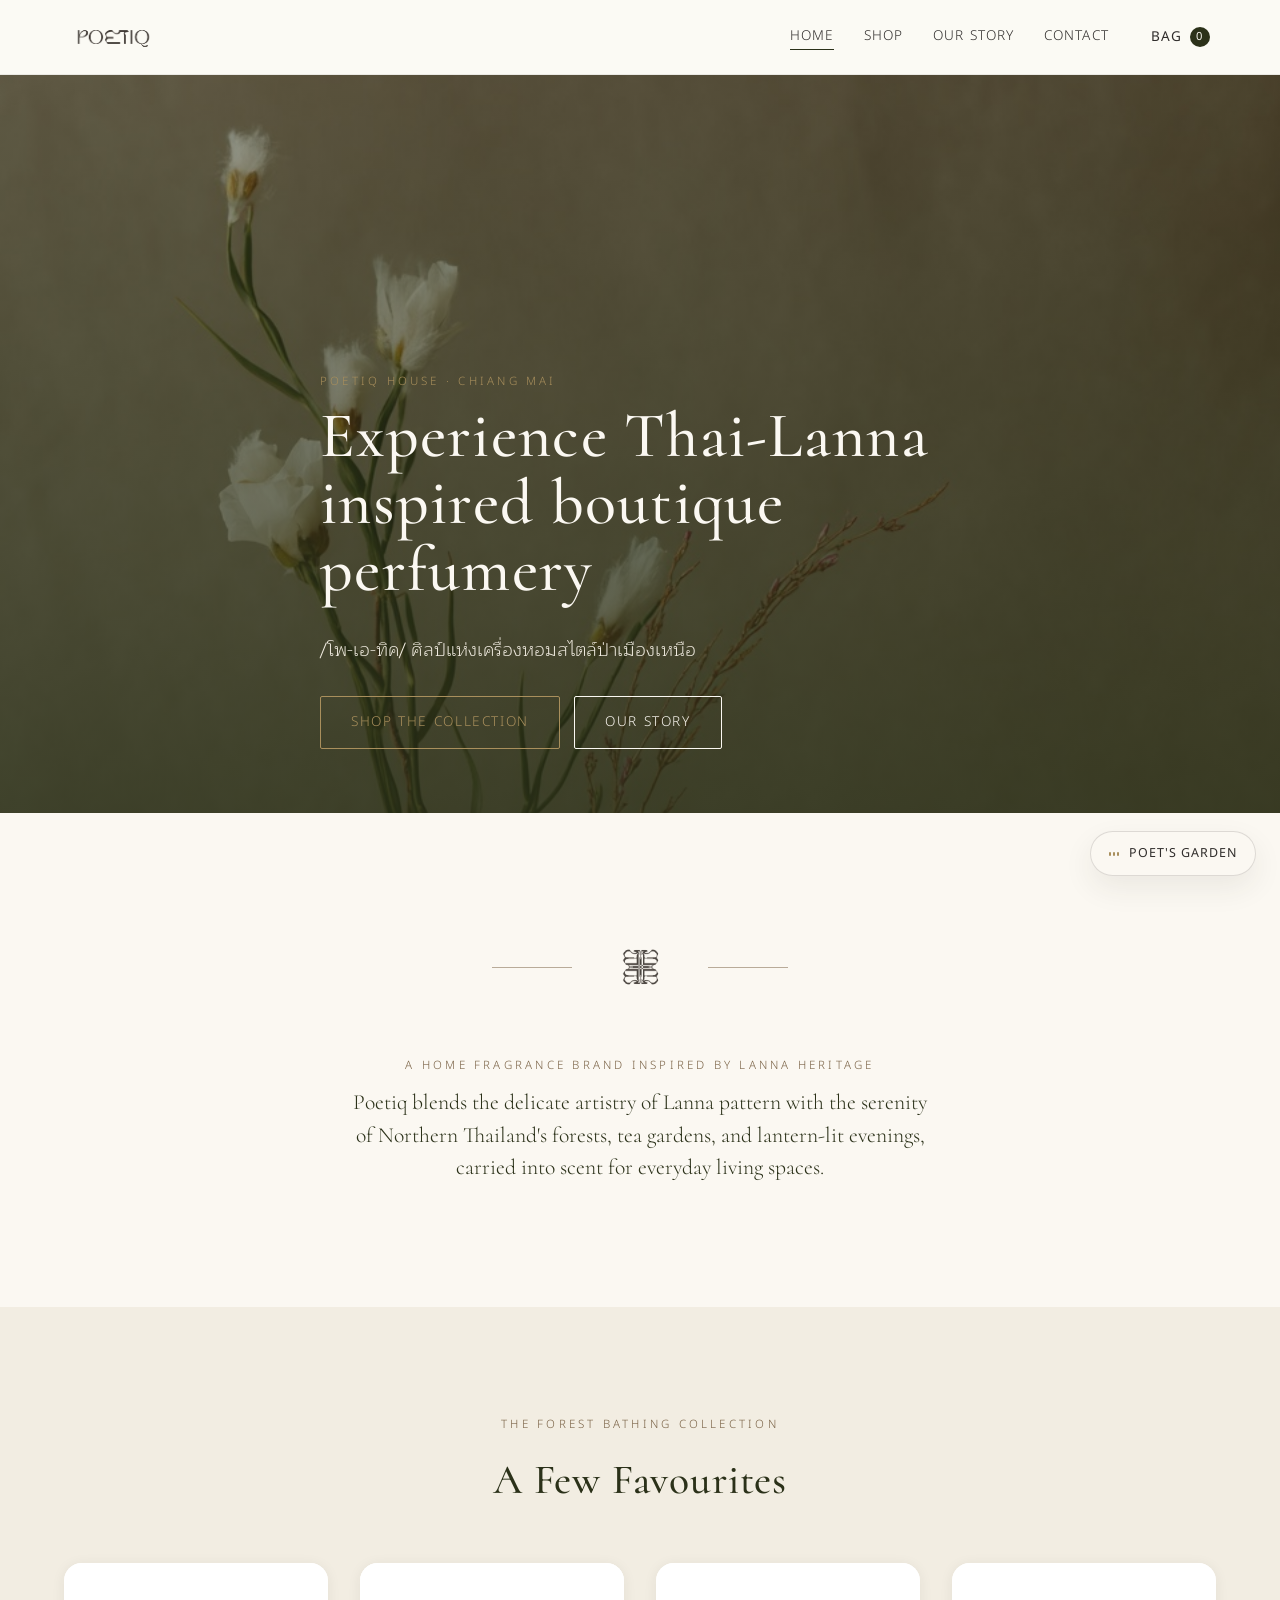
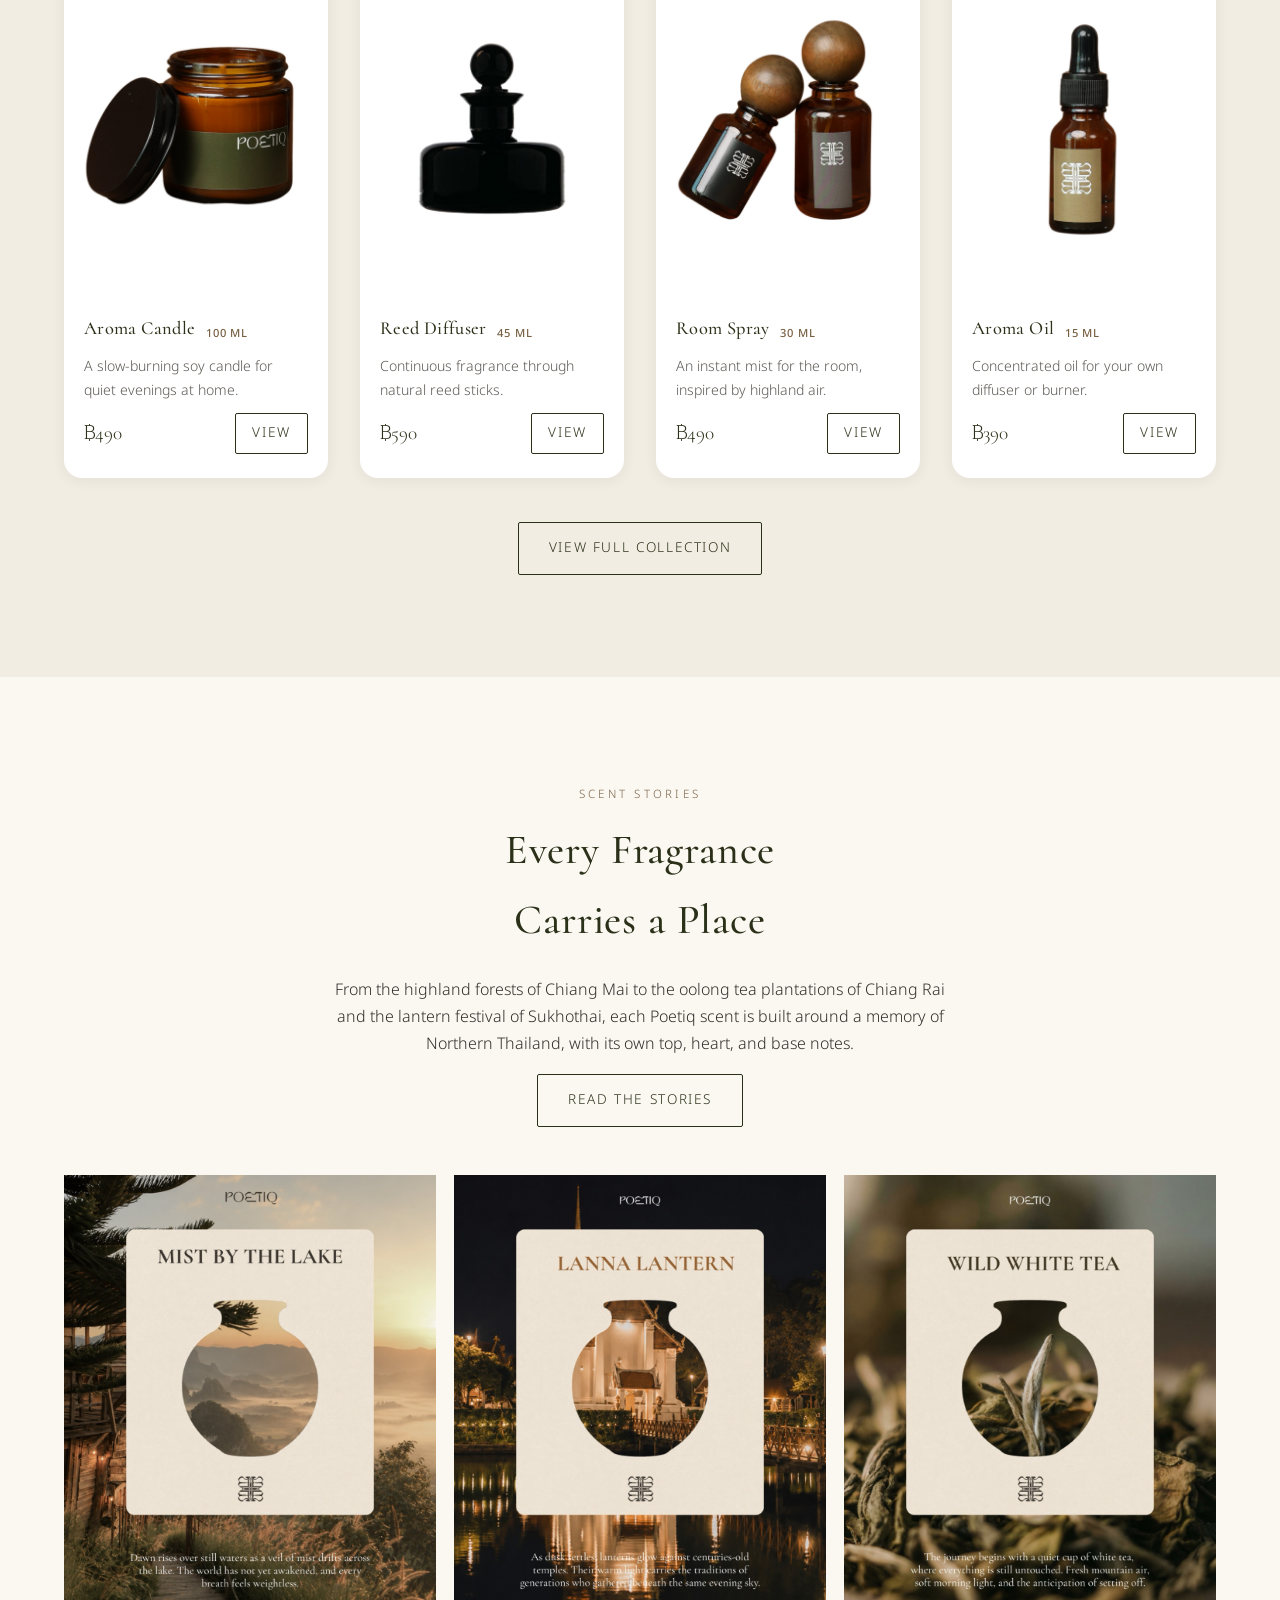
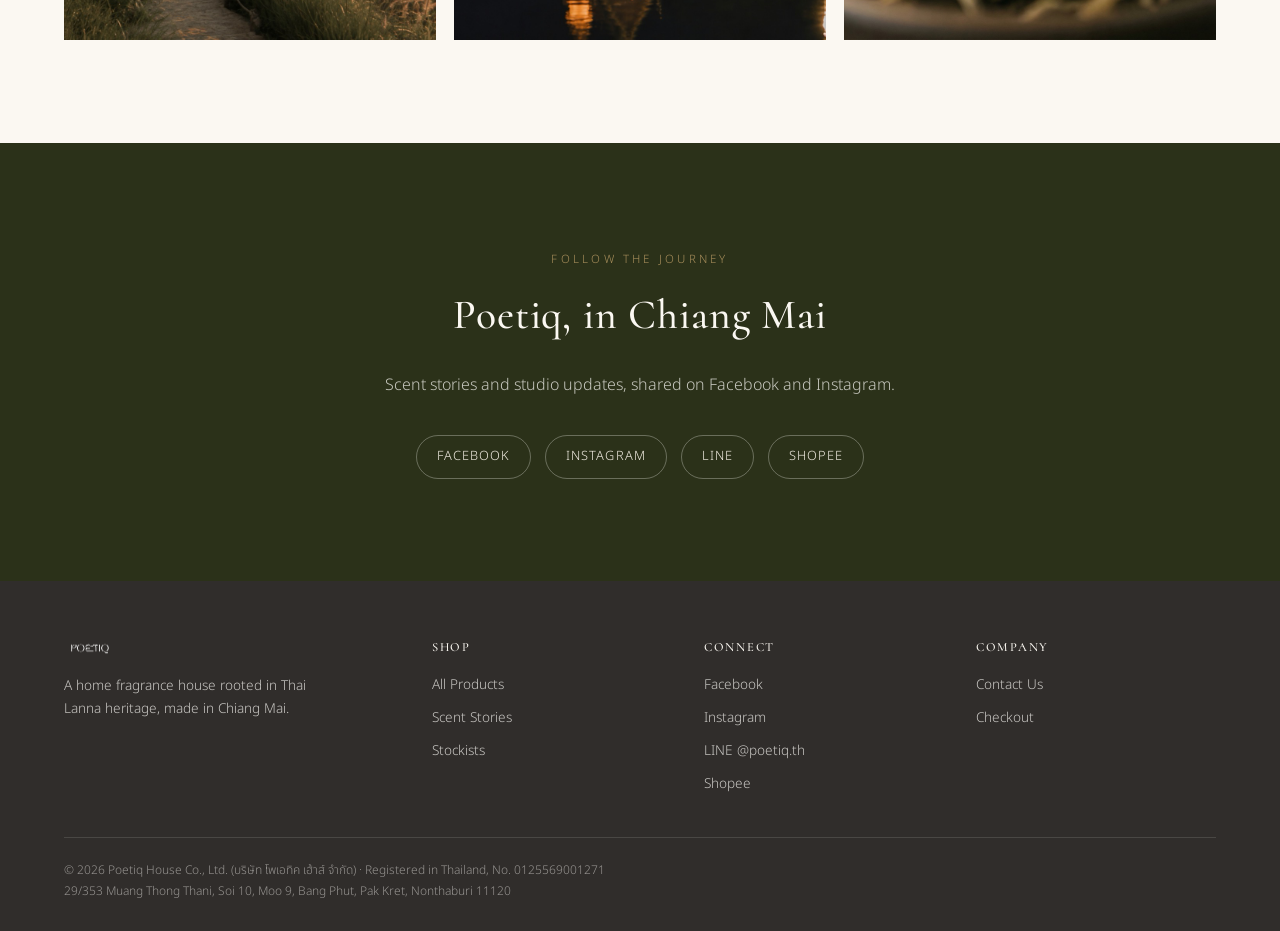
<file: index.html>
<!DOCTYPE html>
<html lang="en">
<head>
<meta charset="UTF-8">
<meta name="viewport" content="width=device-width, initial-scale=1.0">
<title>Poetiq — Thai-Lanna Home Fragrance</title>
<meta name="description" content="Poetiq is a Chiang Mai-rooted home fragrance house inspired by Thai Lanna heritage — candles, diffusers and room sprays from the Forest Bathing Collection.">
<link rel="icon" href="/assets/brand/symbol-dark.png">
<link rel="preconnect" href="https://fonts.googleapis.com">
<link href="https://fonts.googleapis.com/css2?family=Cormorant:ital,wght@0,400;0,500;0,600;1,400&family=Maitree:wght@400;500;600&family=Fraunces:ital,wght@0,400;0,500;0,600;1,400&family=Noto+Serif+Thai:wght@400;500;600&family=Playfair+Display:ital,wght@0,400;0,500;0,600;1,400&family=Noto+Sans+Thai:wght@300;400;500;600&display=swap" rel="stylesheet">
<link rel="stylesheet" href="/css/style.css">
<script src="/js/design.js"></script>
</head>
<body>

<header class="site-header">
  <div class="site-header__inner">
    <a class="site-logo" href="/"><img src="/assets/brand/logo-light.png" alt="Poetiq"></a>
    <nav class="site-nav">
      <button class="nav-toggle" aria-label="Toggle menu"><span></span><span></span><span></span></button>
      <ul class="site-nav__links">
        <li><a href="/" class="is-active" data-c="shared.navHome">Home</a></li>
        <li><a href="/shop.html" data-c="shared.navShop">Shop</a></li>
        <li><a href="/about.html" data-c="shared.navStory">Our Story</a></li>
        <li><a href="/contact.html" data-c="shared.navContact">Contact</a></li>
      </ul>
      <button class="cart-toggle" data-cart-open aria-label="Open bag"><span data-c="shared.navBag">Bag</span> <span class="cart-count">0</span></button>
    </nav>
  </div>
</header>

<section class="hero">
  <div class="container hero__content">
    <span class="eyebrow" data-c="home.heroEyebrow">Poetiq House · Chiang Mai</span>
    <h1 data-c="home.heroTitle">Experience Thai-Lanna inspired boutique perfumery</h1>
    <p class="hero__tagline-th thai" data-c="home.heroTaglineTh">/โพ-เอ-ทิค/ ศิลป์แห่งเครื่องหอมสไตล์ป่าเมืองเหนือ</p>
    <div class="hero__cta">
      <a href="/shop.html" class="btn btn--gold" data-c="home.heroCtaShop">Shop the Collection</a>
      <a href="/about.html" class="btn btn--on-dark" data-c="home.heroCtaStory">Our Story</a>
    </div>
  </div>
</section>

<section class="section">
  <div class="container center-copy">
    <div class="motif-divider"><img class="symbol" src="/assets/brand/symbol-light.png" alt=""></div>
    <span class="eyebrow" data-c="home.introEyebrow">A Home Fragrance Brand Inspired by Lanna Heritage</span>
    <p style="font-family:var(--font-heading); font-size:1.35rem; color:var(--moss-dark); line-height:1.5;" data-c="home.introText">
      Poetiq blends the delicate artistry of Lanna pattern with the serenity of Northern Thailand's
      forests, tea gardens, and lantern-lit evenings, carried into scent for everyday living spaces.
    </p>
  </div>
</section>

<section class="section section--frost100">
  <div class="container">
    <div class="center-copy" style="margin-bottom:48px;">
      <span class="eyebrow" data-c="home.featuredEyebrow">The Forest Bathing Collection</span>
      <h2 data-c="home.featuredTitle">A Few Favourites</h2>
    </div>
    <div class="grid grid--4" data-home-featured>
      <!-- populated below via inline script from the shared product list -->
    </div>
    <div style="text-align:center; margin-top:44px;">
      <a href="/shop.html" class="btn btn--ghost" data-c="home.featuredCta">View Full Collection</a>
    </div>
  </div>
</section>

<section class="section">
  <div class="container">
    <div class="center-copy" style="margin-bottom:48px;">
      <span class="eyebrow" data-c="home.storiesEyebrow">Scent Stories</span>
      <h2 data-c="home.storiesTitle">Every Fragrance<br>Carries a Place</h2>
      <p data-c="home.storiesText">From the highland forests of Chiang Mai to the oolong tea plantations of Chiang Rai and the
        lantern festival of Sukhothai, each Poetiq scent is built around a memory of Northern Thailand,
        with its own top, heart, and base notes.</p>
      <a href="/about.html" class="btn btn--ghost" data-c="home.storiesCta">Read the Stories</a>
    </div>
    <div class="teaser-grid">
        <a href="/about.html"><img src="/assets/scents/mist-by-the-lake.jpg" alt="Mist by the Lake" data-media="home-teaser-1"></a>
        <a href="/about.html"><img src="/assets/scents/lanna-lantern.jpg" alt="Lanna Lantern" data-media="home-teaser-2"></a>
        <a href="/about.html"><img src="/assets/scents/wild-white-tea.jpg" alt="Wild White Tea" data-media="home-teaser-3"></a>
      </div>
  </div>
</section>

<section class="section section--moss">
  <div class="container center-copy">
    <span class="eyebrow" data-c="home.followEyebrow">Follow the Journey</span>
    <h2 data-c="home.followTitle">Poetiq, in Chiang Mai</h2>
    <p style="color:rgba(251,250,245,0.75); margin-bottom:36px;" data-c="home.followText">Scent stories and studio updates, shared on Facebook and Instagram.</p>
    <div class="social-strip">
      <a class="social-pill" href="https://www.facebook.com/p/Poetiq-61572169323522/" target="_blank" rel="noopener">Facebook</a>
      <a class="social-pill" href="https://instagram.com/poetiq.th" target="_blank" rel="noopener">Instagram</a>
      <a class="social-pill" href="https://lin.ee/kGxLo5Z" target="_blank" rel="noopener">LINE</a>
      <a class="social-pill" href="https://shopee.co.th/poetiq.th" target="_blank" rel="noopener">Shopee</a>
    </div>
  </div>
</section>

<footer class="site-footer">
  <div class="container">
    <div class="footer-grid">
      <div>
        <img src="/assets/brand/logo-dark.png" alt="Poetiq" style="height:22px; margin-bottom:16px;">
        <p style="max-width:260px;" data-c="shared.footerTagline">A home fragrance house rooted in Thai Lanna heritage, made in Chiang Mai.</p>
      </div>
      <div>
        <h4 data-c="shared.footerShopHeading">Shop</h4>
        <ul>
          <li><a href="/shop.html" data-c="shared.footerShopLink1">All Products</a></li>
          <li><a href="/about.html" data-c="shared.footerShopLink2">Scent Stories</a></li>
          <li><a href="/contact.html" data-c="shared.footerShopLink3">Stockists</a></li>
        </ul>
      </div>
      <div>
        <h4 data-c="shared.footerConnectHeading">Connect</h4>
        <ul>
          <li><a href="https://www.facebook.com/p/Poetiq-61572169323522/" target="_blank" rel="noopener">Facebook</a></li>
          <li><a href="https://instagram.com/poetiq.th" target="_blank" rel="noopener">Instagram</a></li>
          <li><a href="https://lin.ee/kGxLo5Z" target="_blank" rel="noopener">LINE @poetiq.th</a></li>
          <li><a href="https://shopee.co.th/poetiq.th" target="_blank" rel="noopener">Shopee</a></li>
        </ul>
      </div>
      <div>
        <h4 data-c="shared.footerCompanyHeading">Company</h4>
        <ul>
          <li><a href="/contact.html" data-c="shared.footerCompanyLink1">Contact Us</a></li>
          <li><a href="/checkout.html" data-c="shared.footerCompanyLink2">Checkout</a></li>
        </ul>
      </div>
    </div>
    <div class="footer-legal">
      <span data-c="shared.footerLegalLine1">&copy; <span data-year>2026</span> Poetiq House Co., Ltd. (บริษัท โพเอทิค เฮ้าส์ จำกัด) &middot; Registered in Thailand, No. 0125569001271</span><br>
      <span data-c="shared.footerLegalLine2">29/353 Muang Thong Thani, Soi 10, Moo 9, Bang Phut, Pak Kret, Nonthaburi 11120</span>
    </div>
  </div>
</footer>

<div class="cart-overlay"></div>
<aside class="cart-drawer">
  <div class="cart-drawer__header">
    <h3 style="margin:0;" data-c="shared.cartTitle">Your Bag</h3>
    <button class="cart-drawer__close" data-cart-close aria-label="Close bag">&times;</button>
  </div>
  <div class="cart-drawer__items"></div>
  <div class="cart-drawer__footer">
    <div class="cart-subtotal-row"><span>Subtotal</span><strong data-cart-subtotal>&#3647;0</strong></div>
    <p class="field-note" data-c="shared.cartShippingNote">Shipping and payment confirmed at checkout.</p>
    <a href="/checkout.html" class="btn btn--block" data-cart-checkout style="margin-top:10px;" data-c="shared.cartCheckoutBtn">Checkout</a>
  </div>
</aside>

<button class="sound-toggle" id="sound-toggle" aria-label="Play Poet's Garden, an original soundscape by Poetiq">
  <span class="sound-toggle__icon"><span></span><span></span><span></span></span>
  <span data-c="shared.soundToggleLabel">Poet's Garden</span>
</button>
<div class="sound-panel" id="sound-panel">
  <span class="sound-panel__label" data-c="shared.soundPanelEyebrow">Original Soundscape</span>
  <h4 class="sound-panel__title" data-c="shared.soundPanelTitle">Poet's Garden</h4>
  <div id="sound-embed-slot"></div>
</div>

<script src="/js/content.js"></script>
<script src="/js/products.js"></script>
<script src="/js/media.js"></script>
<script src="/js/cart.js"></script>
<script src="/js/main.js"></script>
<script src="/js/editor.js"></script>
<script>
  document.addEventListener("poetiq:ready", () => {
    const wrap = document.querySelector("[data-home-featured]");
    const featured = ["aroma-candle", "reed-diffuser", "room-spray", "aroma-oil"];
    wrap.innerHTML = featured.map((id) => {
      const p = POETIQ_PRODUCTS.find((x) => x.id === id);
      return `
        <article class="product-card">
          ${
            p.photo
              ? `<div class="product-card__media has-photo${p.photoStyle === "lifestyle" ? " is-lifestyle" : ""}">
                  ${p.photoStyle !== "scene" ? "" : `<div class="product-card__media-bg" style="background-image:url('${p.photo}')"></div>`}
                <img src="${p.photo}" alt="${p.name}, ${p.size}" style="object-position:${p.photoPosition || "center center"};${p.photoZoom && p.photoZoom !== 1 ? " transform:scale(" + p.photoZoom + ");" : ""}">
                </div>`
              : `<div class="product-card__media" style="background:var(--${p.tone})">
                  <div>
                    <img class="symbol" src="/assets/brand/symbol-dark.png" alt="">
                    <p class="product-card__media-label">${p.name}</p>
                    <p class="product-card__size">${p.size}</p>
                  </div>
                </div>`
          }
          <div class="product-card__body">
            <h3 class="product-card__name"><span class="product-card__name-text">${p.name}</span> <span class="product-card__size product-card__size--inline">${p.size}</span></h3>
            <p class="product-card__desc">${p.desc}</p>
            <div class="field-row" style="justify-content:space-between;align-items:center;">
              <span class="product-card__price">${poetiqFormatBaht(p.price)}</span>
              <a href="/shop.html" class="btn btn--ghost" style="padding:8px 16px;">View</a>
            </div>
          </div>
        </article>
      `;
    }).join("");
  });
</script>
</body>
</html>
</file>
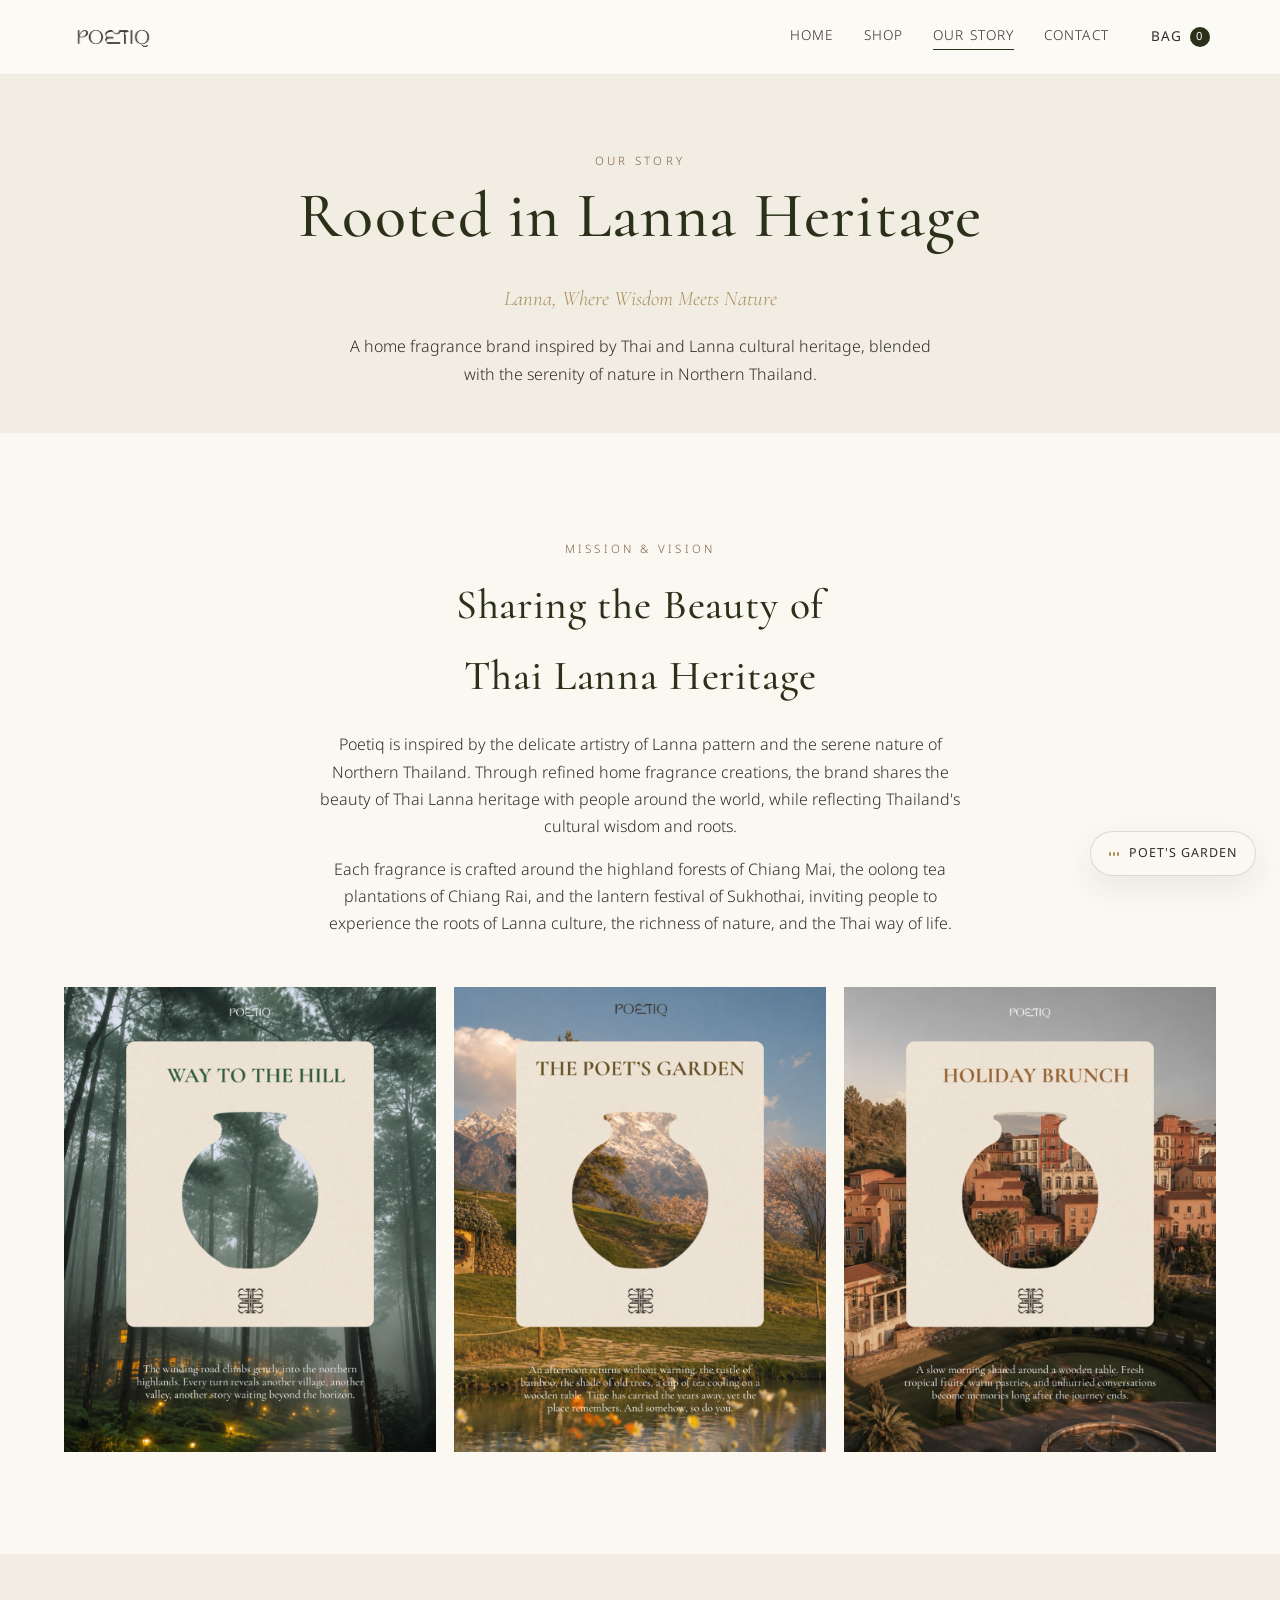
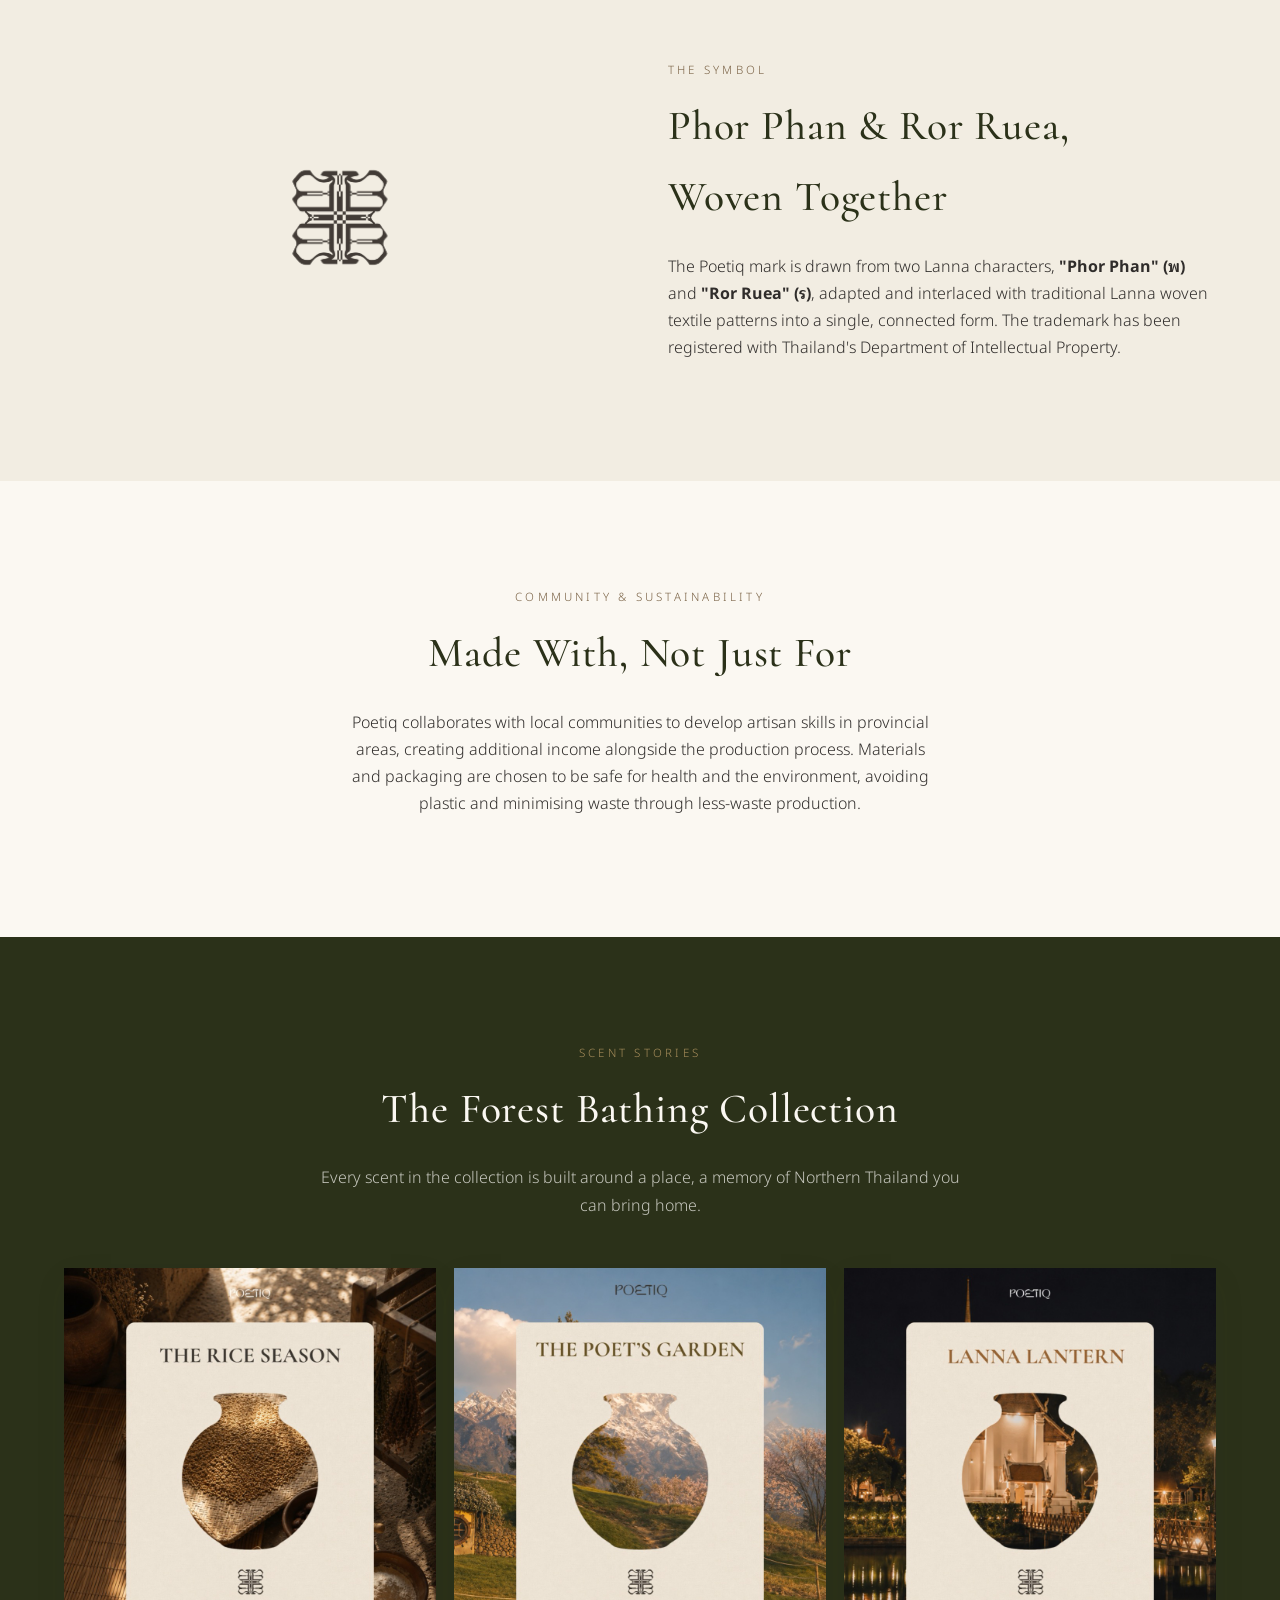
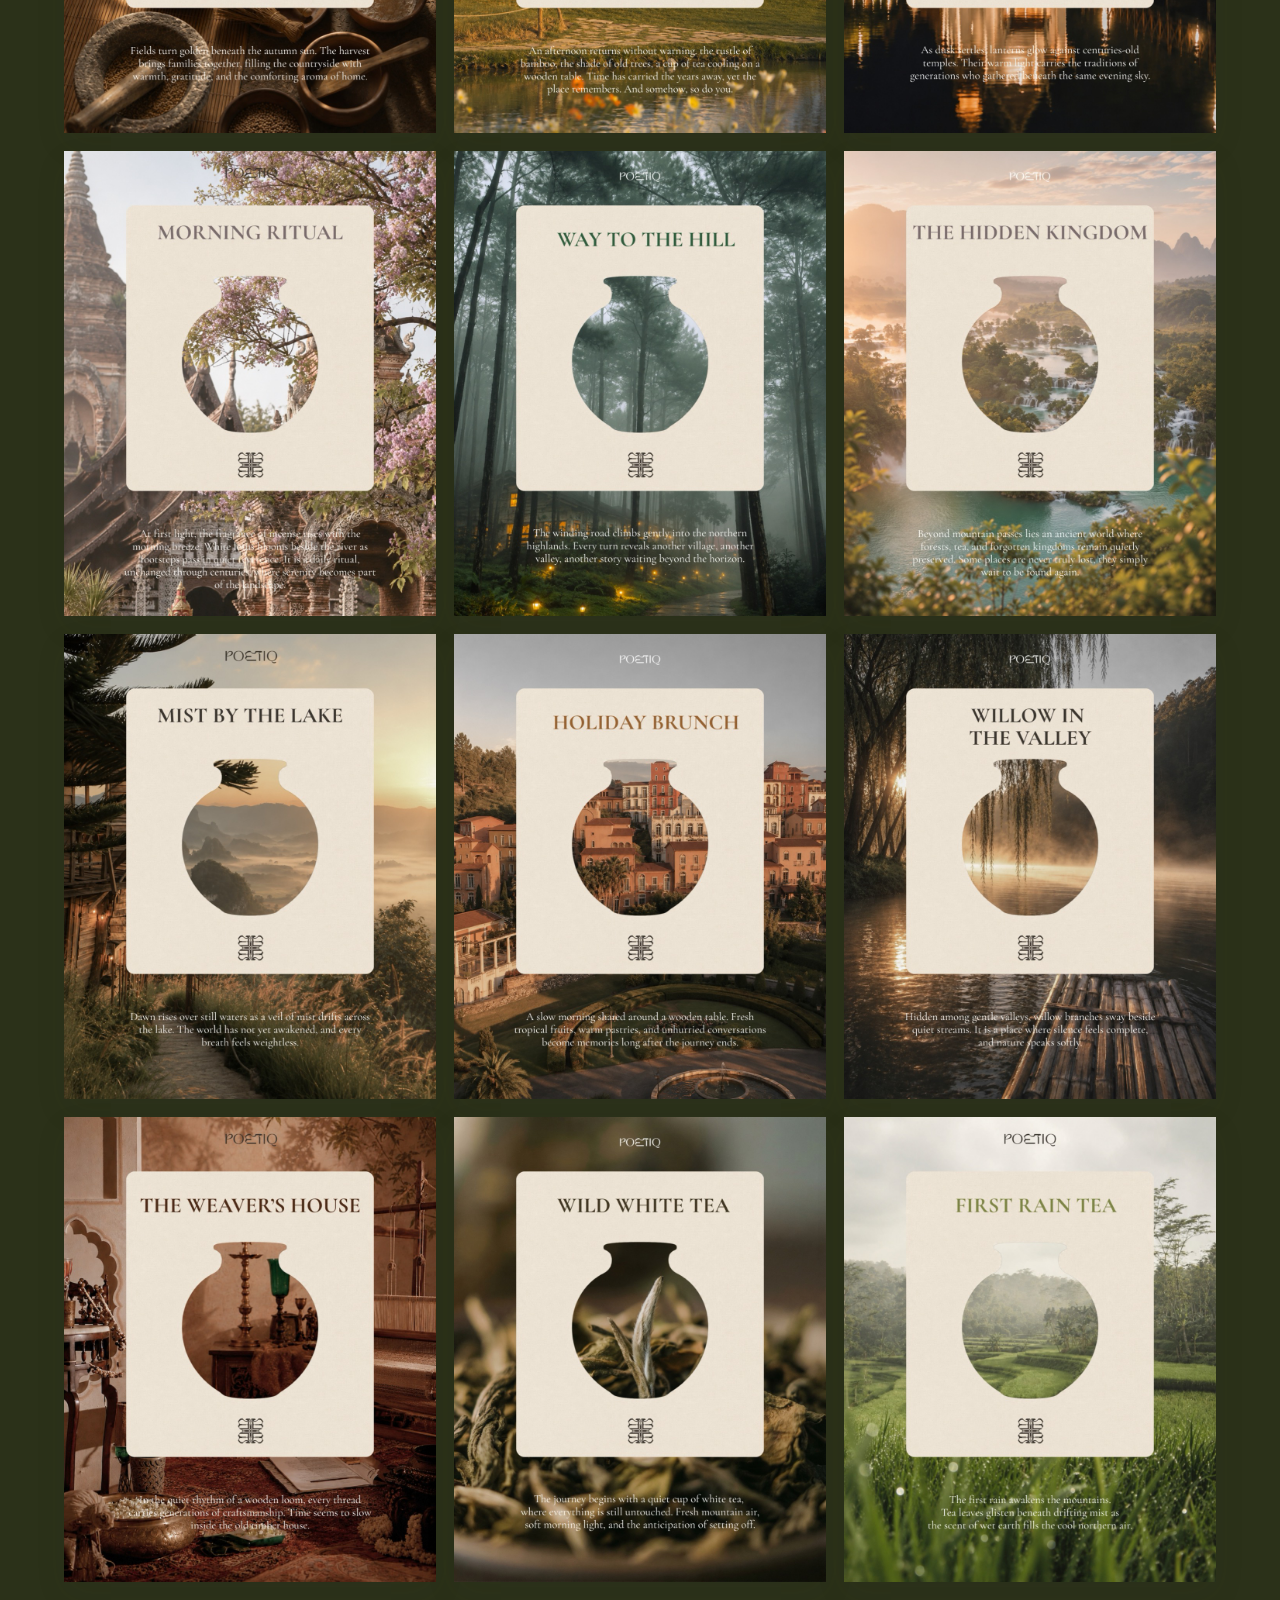
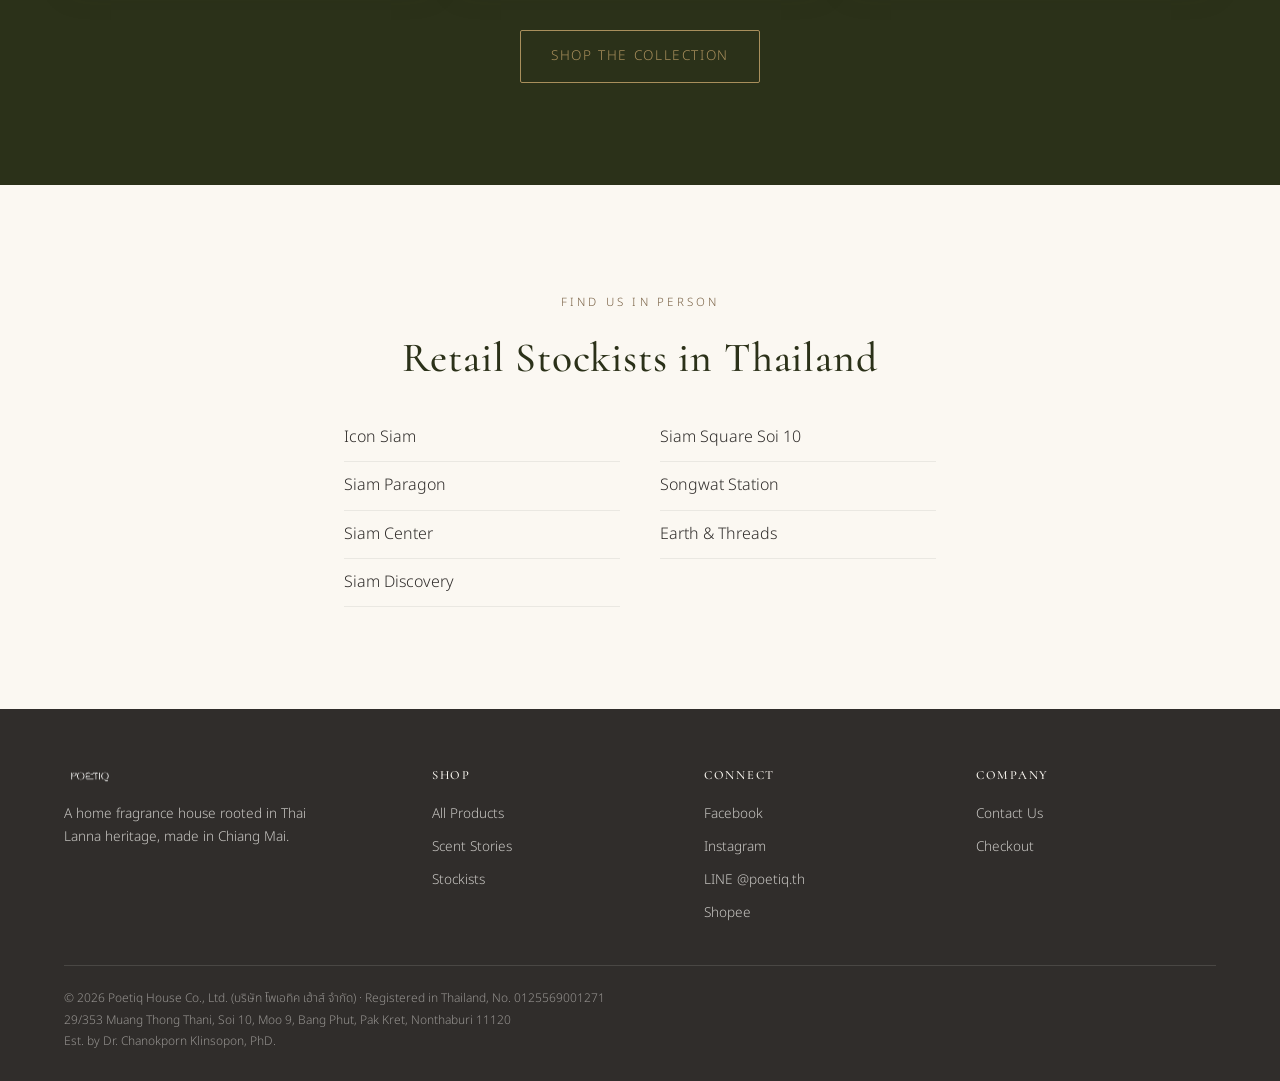
<file: about.html>
<!DOCTYPE html>
<html lang="en">
<head>
<meta charset="UTF-8">
<meta name="viewport" content="width=device-width, initial-scale=1.0">
<title>Our Story — Poetiq</title>
<meta name="description" content="Poetiq is a home fragrance brand inspired by Thai Lanna cultural heritage, founded by Dr. Chanokporn Klinsopon in Chiang Mai.">
<link rel="icon" href="/assets/brand/symbol-dark.png">
<link rel="preconnect" href="https://fonts.googleapis.com">
<link href="https://fonts.googleapis.com/css2?family=Cormorant:ital,wght@0,400;0,500;0,600;1,400&family=Maitree:wght@400;500;600&family=Fraunces:ital,wght@0,400;0,500;0,600;1,400&family=Noto+Serif+Thai:wght@400;500;600&family=Playfair+Display:ital,wght@0,400;0,500;0,600;1,400&family=Noto+Sans+Thai:wght@300;400;500;600&display=swap" rel="stylesheet">
<link rel="stylesheet" href="/css/style.css">
<script src="/js/design.js"></script>
</head>
<body>

<header class="site-header">
  <div class="site-header__inner">
    <a class="site-logo" href="/"><img src="/assets/brand/logo-light.png" alt="Poetiq"></a>
    <nav class="site-nav">
      <button class="nav-toggle" aria-label="Toggle menu"><span></span><span></span><span></span></button>
      <ul class="site-nav__links">
        <li><a href="/" data-c="shared.navHome">Home</a></li>
        <li><a href="/shop.html" data-c="shared.navShop">Shop</a></li>
        <li><a href="/about.html" class="is-active" data-c="shared.navStory">Our Story</a></li>
        <li><a href="/contact.html" data-c="shared.navContact">Contact</a></li>
      </ul>
      <button class="cart-toggle" data-cart-open aria-label="Open bag"><span data-c="shared.navBag">Bag</span> <span class="cart-count">0</span></button>
    </nav>
  </div>
</header>

<section class="page-header">
  <div class="container">
    <span class="eyebrow" data-c="about.headerEyebrow">Our Story</span>
    <h1 data-c="about.headerTitle">Rooted in Lanna Heritage</h1>
    <p style="font-family:var(--font-heading); font-style:italic; font-size:1.3rem; color:var(--gold); margin:0 0 18px;" data-c="about.headerTagline">Lanna, Where Wisdom Meets Nature</p>
    <p style="max-width:600px; margin:0 auto;" data-c="about.headerText">A home fragrance brand inspired by Thai and Lanna
      cultural heritage, blended with the serenity of nature in Northern Thailand.</p>
  </div>
</section>

<section class="section">
  <div class="container">
    <div class="center-copy" style="margin-bottom:48px;">
        <span class="eyebrow" data-c="about.missionEyebrow">Mission &amp; Vision</span>
        <h2 data-c="about.missionTitle">Sharing the Beauty of<br>Thai Lanna Heritage</h2>
        <p data-c="about.missionText1">Poetiq is inspired by the delicate artistry of Lanna pattern and the serene nature of
          Northern Thailand. Through refined home fragrance creations, the brand shares the beauty of
          Thai Lanna heritage with people around the world, while reflecting Thailand's cultural
          wisdom and roots.</p>
        <p data-c="about.missionText2">Each fragrance is crafted around the highland forests of Chiang Mai, the oolong tea
          plantations of Chiang Rai, and the lantern festival of Sukhothai, inviting people to
          experience the roots of Lanna culture, the richness of nature, and the Thai way of life.</p>
    </div>
    <div class="teaser-grid">
        <div class="media-frame" data-media="about-teaser-1"><img src="/assets/scents/way-to-the-hill.jpg" alt="Way to the Hill" loading="lazy"></div>
        <div class="media-frame" data-media="about-teaser-2"><img src="/assets/scents/poets-garden.jpg" alt="The Poet's Garden" loading="lazy"></div>
        <div class="media-frame" data-media="about-teaser-3"><img src="/assets/scents/holiday-brunch.jpg" alt="Holiday Brunch" loading="lazy"></div>
      </div>
  </div>
</section>

<section class="section section--frost100">
  <div class="container">
    <div class="grid grid--2" style="align-items:center; gap:56px;">
      <div style="text-align:center;">
        <img src="/assets/brand/symbol-light.png" alt="Poetiq symbol" class="symbol-large">
      </div>
      <div>
        <span class="eyebrow" data-c="about.symbolEyebrow">The Symbol</span>
        <h2 data-c="about.symbolTitle">Phor Phan &amp; Ror Ruea,<br>Woven Together</h2>
        <p data-c="about.symbolText">The Poetiq mark is drawn from two Lanna characters, <strong>"Phor Phan" (พ)</strong> and
          <strong>"Ror Ruea" (ร)</strong>, adapted and interlaced with traditional Lanna woven textile
          patterns into a single, connected form. The trademark has been registered with Thailand's
          Department of Intellectual Property.</p>
      </div>
    </div>
  </div>
</section>

<section class="section">
  <div class="container center-copy">
    <span class="eyebrow" data-c="about.communityEyebrow">Community &amp; Sustainability</span>
    <h2 data-c="about.communityTitle">Made With, Not Just For</h2>
    <p data-c="about.communityText">Poetiq collaborates with local communities to develop artisan skills in provincial areas,
      creating additional income alongside the production process. Materials and packaging are
      chosen to be safe for health and the environment, avoiding plastic and minimising waste
      through less-waste production.</p>
  </div>
</section>

<section class="section section--moss">
  <div class="container">
    <div class="center-copy" style="margin-bottom:48px;">
      <span class="eyebrow" data-c="about.galleryEyebrow">Scent Stories</span>
      <h2 data-c="about.galleryTitle">The Forest Bathing Collection</h2>
      <p style="color:rgba(251,250,245,0.75);" data-c="about.galleryText">Every scent in the collection is built around a place —
        a memory of Northern Thailand you can bring home.</p>
    </div>
    <div class="scent-gallery">
      <div class="media-frame" data-media="about-gallery-1"><img src="/assets/scents/rice-season.jpg" alt="The Rice Season — ฤดูแห่งการเก็บเกี่ยว" loading="lazy"></div>
      <div class="media-frame" data-media="about-gallery-2"><img src="/assets/scents/poets-garden.jpg" alt="The Poet's Garden — บทกวีในยามบ่าย" loading="lazy"></div>
      <div class="media-frame" data-media="about-gallery-3"><img src="/assets/scents/lanna-lantern.jpg" alt="Lanna Lantern — แสงโคมแห่งลานนา" loading="lazy"></div>
      <div class="media-frame" data-media="about-gallery-4"><img src="/assets/scents/morning-ritual.jpg" alt="Morning Ritual — วิถีแห่งรุ่งอรุณ" loading="lazy"></div>
      <div class="media-frame" data-media="about-gallery-5"><img src="/assets/scents/way-to-the-hill.jpg" alt="Way to the Hill — ทางสายเล็กสู่ยอดดอย" loading="lazy"></div>
      <div class="media-frame" data-media="about-gallery-6"><img src="/assets/scents/hidden-kingdom.jpg" alt="The Hidden Kingdom — อาณาจักรหลังขุนเขา" loading="lazy"></div>
      <div class="media-frame" data-media="about-gallery-7"><img src="/assets/scents/mist-by-the-lake.jpg" alt="Mist by the Lake — สายหมอกเหนือผืนน้ำ" loading="lazy"></div>
      <div class="media-frame" data-media="about-gallery-8"><img src="/assets/scents/holiday-brunch.jpg" alt="Holiday Brunch — มื้อสายกลางขุนเขา" loading="lazy"></div>
      <div class="media-frame" data-media="about-gallery-9"><img src="/assets/scents/willow-in-the-valley.jpg" alt="Willow in the Valley — ต้นหลิวกลางหุบเขา" loading="lazy"></div>
      <div class="media-frame" data-media="about-gallery-10"><img src="/assets/scents/weavers-house.jpg" alt="The Weaver's House — เฮือนไม้ของช่างทอ" loading="lazy"></div>
      <div class="media-frame" data-media="about-gallery-11"><img src="/assets/scents/wild-white-tea.jpg" alt="Wild White Tea — ไร่ชาดอกไม้ป่า" loading="lazy"></div>
      <div class="media-frame" data-media="about-gallery-12"><img src="/assets/scents/first-rain-tea.jpg" alt="First Rain Tea — ชาหลังวันฝนแรก" loading="lazy"></div>
    </div>
    <div style="text-align:center; margin-top:48px;">
      <a href="/shop.html" class="btn btn--gold" data-c="about.galleryCta">Shop the Collection</a>
    </div>
  </div>
</section>

<section class="section">
  <div class="container center-copy" style="margin-bottom:12px;">
    <span class="eyebrow" data-c="about.stockistsEyebrow">Find Us In Person</span>
    <h2 data-c="about.stockistsTitle">Retail Stockists in Thailand</h2>
  </div>
  <div class="container" style="max-width:640px;">
    <ul class="stockist-list">
      <li>Icon Siam</li>
      <li>Siam Paragon</li>
      <li>Siam Center</li>
      <li>Siam Discovery</li>
      <li>Siam Square Soi 10</li>
      <li>Songwat Station</li>
      <li>Earth &amp; Threads</li>
    </ul>
  </div>
</section>

<footer class="site-footer">
  <div class="container">
    <div class="footer-grid">
      <div>
        <img src="/assets/brand/logo-dark.png" alt="Poetiq" style="height:22px; margin-bottom:16px;">
        <p style="max-width:260px;" data-c="shared.footerTagline">A home fragrance house rooted in Thai Lanna heritage, made in Chiang Mai.</p>
      </div>
      <div>
        <h4 data-c="shared.footerShopHeading">Shop</h4>
        <ul>
          <li><a href="/shop.html" data-c="shared.footerShopLink1">All Products</a></li>
          <li><a href="/about.html" data-c="shared.footerShopLink2">Scent Stories</a></li>
          <li><a href="/contact.html" data-c="shared.footerShopLink3">Stockists</a></li>
        </ul>
      </div>
      <div>
        <h4 data-c="shared.footerConnectHeading">Connect</h4>
        <ul>
          <li><a href="https://www.facebook.com/p/Poetiq-61572169323522/" target="_blank" rel="noopener">Facebook</a></li>
          <li><a href="https://instagram.com/poetiq.th" target="_blank" rel="noopener">Instagram</a></li>
          <li><a href="https://lin.ee/kGxLo5Z" target="_blank" rel="noopener">LINE @poetiq.th</a></li>
          <li><a href="https://shopee.co.th/poetiq.th" target="_blank" rel="noopener">Shopee</a></li>
        </ul>
      </div>
      <div>
        <h4 data-c="shared.footerCompanyHeading">Company</h4>
        <ul>
          <li><a href="/contact.html" data-c="shared.footerCompanyLink1">Contact Us</a></li>
          <li><a href="/checkout.html" data-c="shared.footerCompanyLink2">Checkout</a></li>
        </ul>
      </div>
    </div>
    <div class="footer-legal">
      <span data-c="shared.footerLegalLine1">&copy; <span data-year>2026</span> Poetiq House Co., Ltd. (บริษัท โพเอทิค เฮ้าส์ จำกัด) &middot; Registered in Thailand, No. 0125569001271</span><br>
      <span data-c="shared.footerLegalLine2">29/353 Muang Thong Thani, Soi 10, Moo 9, Bang Phut, Pak Kret, Nonthaburi 11120</span><br>
      <span data-c="shared.footerFounderLine">Est. by Dr. Chanokporn Klinsopon, PhD.</span>
    </div>
  </div>
</footer>

<div class="cart-overlay"></div>
<aside class="cart-drawer">
  <div class="cart-drawer__header">
    <h3 style="margin:0;" data-c="shared.cartTitle">Your Bag</h3>
    <button class="cart-drawer__close" data-cart-close aria-label="Close bag">&times;</button>
  </div>
  <div class="cart-drawer__items"></div>
  <div class="cart-drawer__footer">
    <div class="cart-subtotal-row"><span>Subtotal</span><strong data-cart-subtotal>&#3647;0</strong></div>
    <p class="field-note" data-c="shared.cartShippingNote">Shipping and payment confirmed at checkout.</p>
    <a href="/checkout.html" class="btn btn--block" data-cart-checkout style="margin-top:10px;" data-c="shared.cartCheckoutBtn">Checkout</a>
  </div>
</aside>

<button class="sound-toggle" id="sound-toggle" aria-label="Play Poet's Garden, an original soundscape by Poetiq">
  <span class="sound-toggle__icon"><span></span><span></span><span></span></span>
  <span data-c="shared.soundToggleLabel">Poet's Garden</span>
</button>
<div class="sound-panel" id="sound-panel">
  <span class="sound-panel__label" data-c="shared.soundPanelEyebrow">Original Soundscape</span>
  <h4 class="sound-panel__title" data-c="shared.soundPanelTitle">Poet's Garden</h4>
  <div id="sound-embed-slot"></div>
</div>

<script src="/js/content.js"></script>
<script src="/js/products.js"></script>
<script src="/js/media.js"></script>
<script src="/js/cart.js"></script>
<script src="/js/main.js"></script>
<script src="/js/editor.js"></script>
</body>
</html>
</file>
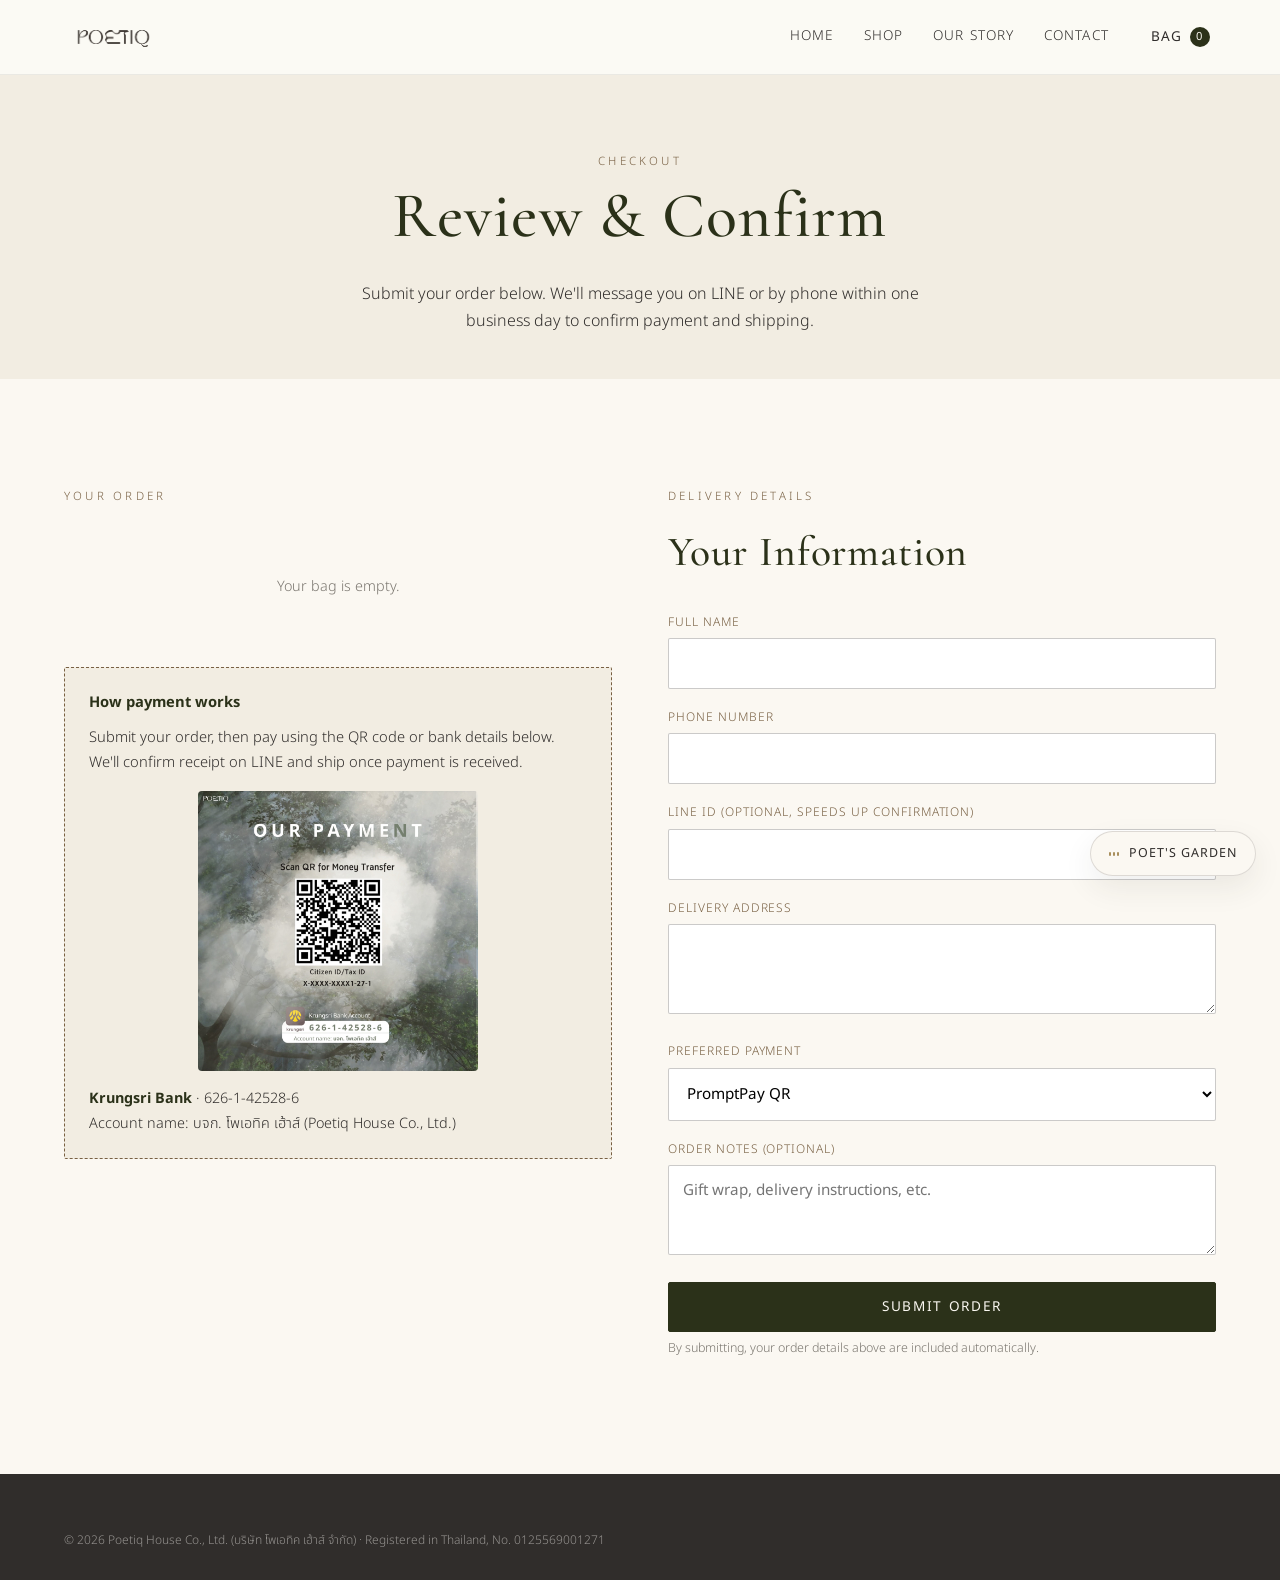
<file: checkout.html>
<!DOCTYPE html>
<html lang="en">
<head>
<meta charset="UTF-8">
<meta name="viewport" content="width=device-width, initial-scale=1.0">
<title>Checkout — Poetiq</title>
<meta name="description" content="Review your bag and submit your Poetiq order for payment confirmation via LINE.">
<link rel="icon" href="/assets/brand/symbol-dark.png">
<link rel="preconnect" href="https://fonts.googleapis.com">
<link href="https://fonts.googleapis.com/css2?family=Cormorant:ital,wght@0,400;0,500;0,600;1,400&family=Maitree:wght@400;500;600&family=Fraunces:ital,wght@0,400;0,500;0,600;1,400&family=Noto+Serif+Thai:wght@400;500;600&family=Playfair+Display:ital,wght@0,400;0,500;0,600;1,400&family=Noto+Sans+Thai:wght@300;400;500;600&display=swap" rel="stylesheet">
<link rel="stylesheet" href="/css/style.css">
<script src="/js/design.js"></script>
</head>
<body>

<header class="site-header">
  <div class="site-header__inner">
    <a class="site-logo" href="/"><img src="/assets/brand/logo-light.png" alt="Poetiq"></a>
    <nav class="site-nav">
      <button class="nav-toggle" aria-label="Toggle menu"><span></span><span></span><span></span></button>
      <ul class="site-nav__links">
        <li><a href="/" data-c="shared.navHome">Home</a></li>
        <li><a href="/shop.html" data-c="shared.navShop">Shop</a></li>
        <li><a href="/about.html" data-c="shared.navStory">Our Story</a></li>
        <li><a href="/contact.html" data-c="shared.navContact">Contact</a></li>
      </ul>
      <button class="cart-toggle" data-cart-open aria-label="Open bag"><span data-c="shared.navBag">Bag</span> <span class="cart-count">0</span></button>
    </nav>
  </div>
</header>

<section class="page-header">
  <div class="container">
    <span class="eyebrow" data-c="checkout.headerEyebrow">Checkout</span>
    <h1 data-c="checkout.headerTitle">Review &amp; Confirm</h1>
    <p style="max-width:560px; margin:0 auto;" data-c="checkout.headerText">Submit your order below. We'll message you on LINE
      or by phone within one business day to confirm payment and shipping.</p>
  </div>
</section>

<section class="section">
  <div class="container">
    <div class="grid grid--2" style="gap:56px; align-items:flex-start;">

      <div>
        <span class="eyebrow" data-c="checkout.orderEyebrow">Your Order</span>
        <div data-order-summary style="margin:18px 0 28px;"></div>

        <div class="payment-box">
          <strong data-c="checkout.paymentTitle">How payment works</strong>
          <p style="margin:10px 0 16px;" data-c="checkout.paymentText">Submit your order, then pay using the QR code or bank
            details below. We'll confirm receipt on LINE and ship once payment is received.</p>
          <img src="/assets/payment/promptpay-qr.jpg" alt="Poetiq payment QR code and Krungsri bank account details" style="max-width:280px; margin:0 auto 16px; display:block; border-radius:4px;">
          <p style="margin:0; font-size:0.9rem;" data-c="checkout.paymentBankLine">
            <strong>Krungsri Bank</strong> &middot; 626-1-42528-6<br>
            Account name: บจก. โพเอทิค เฮ้าส์ (Poetiq House Co., Ltd.)
          </p>
        </div>
      </div>

      <div>
        <span class="eyebrow" data-c="checkout.deliveryEyebrow">Delivery Details</span>
        <h2 style="margin-bottom:24px;" data-c="checkout.deliveryTitle">Your Information</h2>
        <form name="poetiq-order" method="POST" data-netlify="true" netlify-honeypot="bot-field" action="/order-received.html" id="checkout-form">
          <input type="hidden" name="form-name" value="poetiq-order">
          <input type="hidden" name="order-details" id="order-details">
          <p class="honeypot"><label>Don't fill this out: <input name="bot-field"></label></p>
          <div class="field">
            <label for="fullname">Full Name</label>
            <input type="text" id="fullname" name="fullname" required>
          </div>
          <div class="field">
            <label for="phone">Phone Number</label>
            <input type="tel" id="phone" name="phone" required>
          </div>
          <div class="field">
            <label for="lineid">LINE ID (optional, speeds up confirmation)</label>
            <input type="text" id="lineid" name="lineid">
          </div>
          <div class="field">
            <label for="address">Delivery Address</label>
            <textarea id="address" name="address" required></textarea>
          </div>
          <div class="field">
            <label for="payment-method">Preferred Payment</label>
            <select id="payment-method" name="payment-method">
              <option value="PromptPay">PromptPay QR</option>
              <option value="Bank Transfer">Bank Transfer</option>
            </select>
          </div>
          <div class="field">
            <label for="notes">Order Notes (optional)</label>
            <textarea id="notes" name="notes" placeholder="Gift wrap, delivery instructions, etc."></textarea>
          </div>
          <button type="submit" class="btn btn--block" data-c="checkout.submitBtn">Submit Order</button>
          <p class="field-note" data-c="checkout.submitNote">By submitting, your order details above are included automatically.</p>
        </form>
      </div>

    </div>
  </div>
</section>

<footer class="site-footer">
  <div class="container">
    <div class="footer-legal" style="border-top:none; padding-top:0;">
      <span data-c="shared.footerLegalLine1">&copy; <span data-year>2026</span> Poetiq House Co., Ltd. (บริษัท โพเอทิค เฮ้าส์ จำกัด) &middot; Registered in Thailand, No. 0125569001271</span>
    </div>
  </div>
</footer>

<div class="cart-overlay"></div>
<aside class="cart-drawer">
  <div class="cart-drawer__header">
    <h3 style="margin:0;" data-c="shared.cartTitle">Your Bag</h3>
    <button class="cart-drawer__close" data-cart-close aria-label="Close bag">&times;</button>
  </div>
  <div class="cart-drawer__items"></div>
  <div class="cart-drawer__footer">
    <div class="cart-subtotal-row"><span>Subtotal</span><strong data-cart-subtotal>&#3647;0</strong></div>
    <p class="field-note" data-c="shared.cartShippingNote">Shipping and payment confirmed at checkout.</p>
    <a href="/checkout.html" class="btn btn--block" data-cart-checkout style="margin-top:10px;" data-c="shared.cartCheckoutBtn">Checkout</a>
  </div>
</aside>

<button class="sound-toggle" id="sound-toggle" aria-label="Play Poet's Garden, an original soundscape by Poetiq">
  <span class="sound-toggle__icon"><span></span><span></span><span></span></span>
  <span data-c="shared.soundToggleLabel">Poet's Garden</span>
</button>
<div class="sound-panel" id="sound-panel">
  <span class="sound-panel__label" data-c="shared.soundPanelEyebrow">Original Soundscape</span>
  <h4 class="sound-panel__title" data-c="shared.soundPanelTitle">Poet's Garden</h4>
  <div id="sound-embed-slot"></div>
</div>

<script src="/js/content.js"></script>
<script src="/js/products.js"></script>
<script src="/js/media.js"></script>
<script src="/js/cart.js"></script>
<script src="/js/main.js"></script>
<script src="/js/editor.js"></script>
<script>
  document.getElementById("checkout-form").addEventListener("submit", (e) => {
    const cart = poetiqGetCart();
    if (cart.length === 0) {
      e.preventDefault();
      alert("Your bag is empty — add something from the Shop before checking out.");
      return;
    }
    // Cart clears on submit; the Netlify form POST still carries order-details.
    try { localStorage.removeItem(POETIQ_CART_KEY); } catch (err) {}
  });
</script>
</body>
</html>
</file>
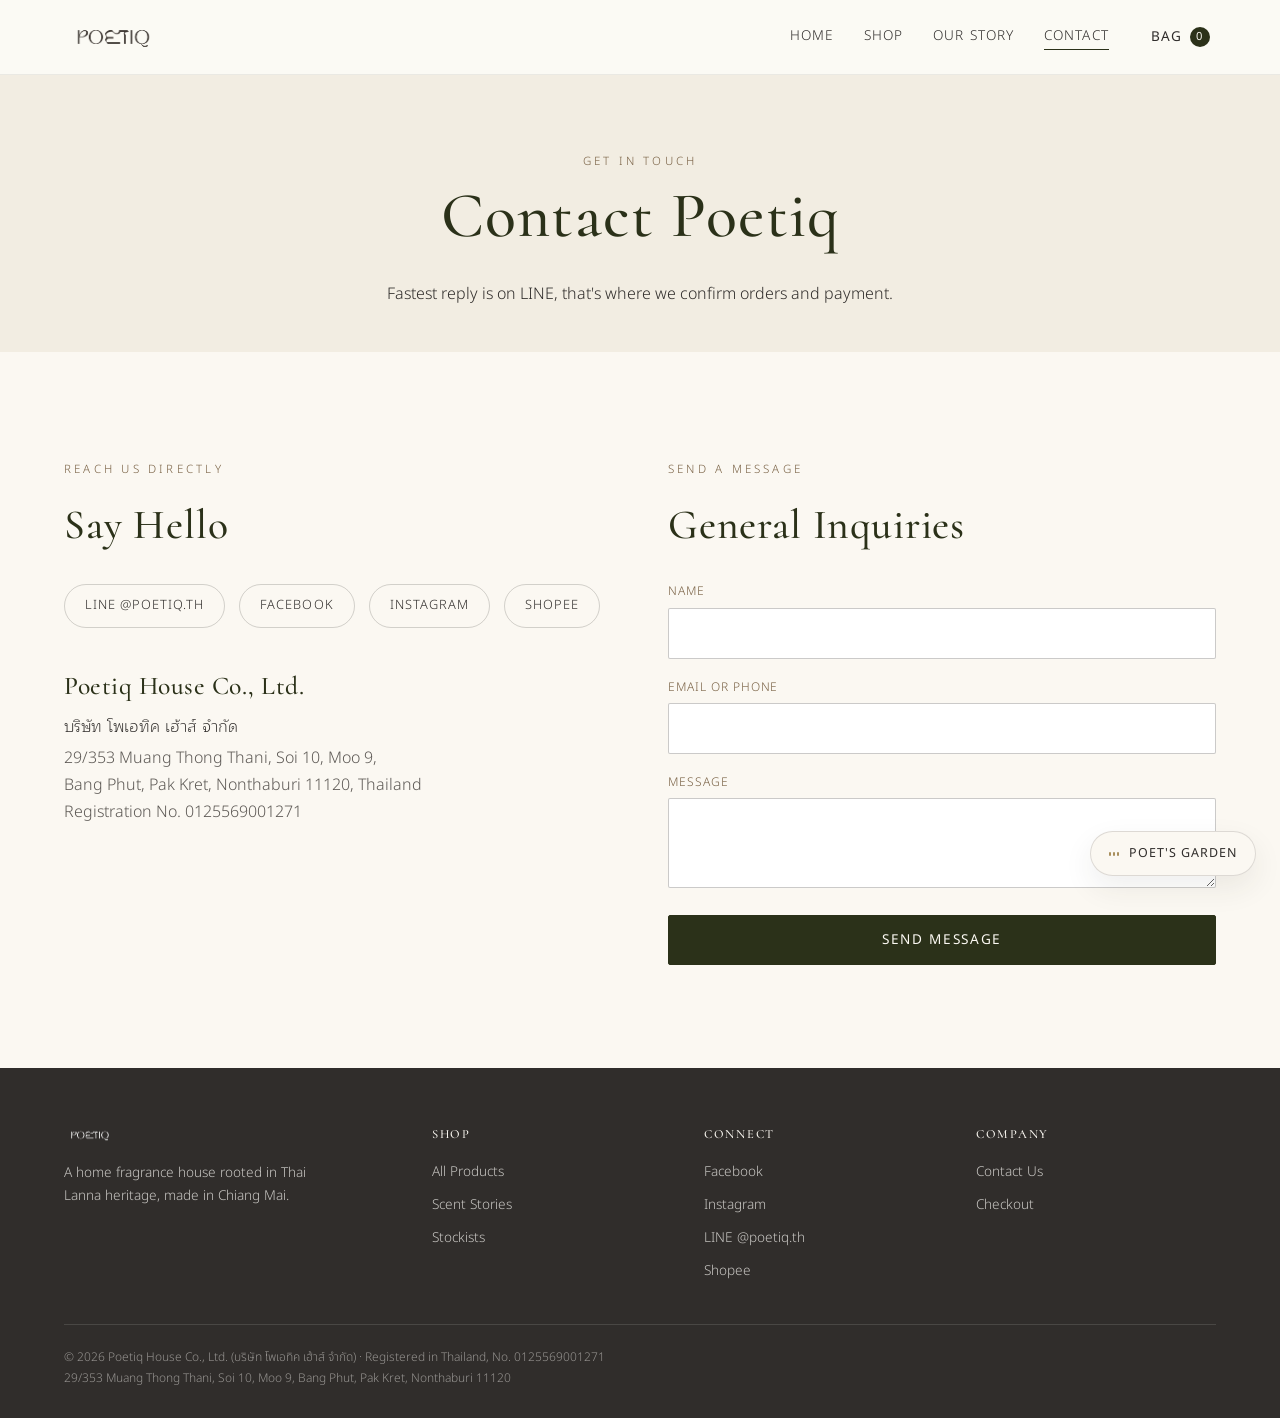
<file: contact.html>
<!DOCTYPE html>
<html lang="en">
<head>
<meta charset="UTF-8">
<meta name="viewport" content="width=device-width, initial-scale=1.0">
<title>Contact — Poetiq</title>
<meta name="description" content="Get in touch with Poetiq via LINE, Instagram, Facebook, or the contact form below.">
<link rel="icon" href="/assets/brand/symbol-dark.png">
<link rel="preconnect" href="https://fonts.googleapis.com">
<link href="https://fonts.googleapis.com/css2?family=Cormorant:ital,wght@0,400;0,500;0,600;1,400&family=Maitree:wght@400;500;600&family=Fraunces:ital,wght@0,400;0,500;0,600;1,400&family=Noto+Serif+Thai:wght@400;500;600&family=Playfair+Display:ital,wght@0,400;0,500;0,600;1,400&family=Noto+Sans+Thai:wght@300;400;500;600&display=swap" rel="stylesheet">
<link rel="stylesheet" href="/css/style.css">
<script src="/js/design.js"></script>
</head>
<body>

<header class="site-header">
  <div class="site-header__inner">
    <a class="site-logo" href="/"><img src="/assets/brand/logo-light.png" alt="Poetiq"></a>
    <nav class="site-nav">
      <button class="nav-toggle" aria-label="Toggle menu"><span></span><span></span><span></span></button>
      <ul class="site-nav__links">
        <li><a href="/" data-c="shared.navHome">Home</a></li>
        <li><a href="/shop.html" data-c="shared.navShop">Shop</a></li>
        <li><a href="/about.html" data-c="shared.navStory">Our Story</a></li>
        <li><a href="/contact.html" class="is-active" data-c="shared.navContact">Contact</a></li>
      </ul>
      <button class="cart-toggle" data-cart-open aria-label="Open bag"><span data-c="shared.navBag">Bag</span> <span class="cart-count">0</span></button>
    </nav>
  </div>
</header>

<section class="page-header">
  <div class="container">
    <span class="eyebrow" data-c="contact.headerEyebrow">Get in Touch</span>
    <h1 data-c="contact.headerTitle">Contact Poetiq</h1>
    <p style="max-width:520px; margin:0 auto;" data-c="contact.headerText">Fastest reply is on LINE, that's where we confirm
      orders and payment.</p>
  </div>
</section>

<section class="section">
  <div class="container">
    <div class="grid grid--2" style="gap:56px;">
      <div>
        <span class="eyebrow" data-c="contact.reachEyebrow">Reach Us Directly</span>
        <h2 data-c="contact.reachTitle">Say Hello</h2>
        <div class="social-strip" style="justify-content:flex-start; margin:24px 0 36px;">
          <a class="social-pill" style="border-color:rgba(48,45,43,0.2); color:var(--graphite);" href="https://lin.ee/kGxLo5Z" target="_blank" rel="noopener">LINE @poetiq.th</a>
          <a class="social-pill" style="border-color:rgba(48,45,43,0.2); color:var(--graphite);" href="https://www.facebook.com/p/Poetiq-61572169323522/" target="_blank" rel="noopener">Facebook</a>
          <a class="social-pill" style="border-color:rgba(48,45,43,0.2); color:var(--graphite);" href="https://instagram.com/poetiq.th" target="_blank" rel="noopener">Instagram</a>
          <a class="social-pill" style="border-color:rgba(48,45,43,0.2); color:var(--graphite);" href="https://shopee.co.th/poetiq.th" target="_blank" rel="noopener">Shopee</a>
        </div>
        <h3 style="margin-bottom:6px;" data-c="contact.companyName">Poetiq House Co., Ltd.</h3>
        <p class="thai" style="margin-bottom:4px;" data-c="contact.companyNameTh">บริษัท โพเอทิค เฮ้าส์ จำกัด</p>
        <p style="color:#5c5854;" data-c="contact.companyAddress">29/353 Muang Thong Thani, Soi 10, Moo 9,<br>
          Bang Phut, Pak Kret, Nonthaburi 11120, Thailand<br>
          Registration No. 0125569001271</p>
      </div>
      <div>
        <span class="eyebrow" data-c="contact.formEyebrow">Send a Message</span>
        <h2 data-c="contact.formTitle">General Inquiries</h2>
        <form name="poetiq-contact" method="POST" data-netlify="true" netlify-honeypot="bot-field" action="/contact.html?sent=true">
          <input type="hidden" name="form-name" value="poetiq-contact">
          <p class="honeypot"><label>Don't fill this out: <input name="bot-field"></label></p>
          <div class="field">
            <label for="name">Name</label>
            <input type="text" id="name" name="name" required>
          </div>
          <div class="field">
            <label for="email">Email or Phone</label>
            <input type="text" id="email" name="email" required>
          </div>
          <div class="field">
            <label for="message">Message</label>
            <textarea id="message" name="message" required></textarea>
          </div>
          <button type="submit" class="btn btn--block" data-c="contact.formSubmitBtn">Send Message</button>
        </form>
      </div>
    </div>
  </div>
</section>

<footer class="site-footer">
  <div class="container">
    <div class="footer-grid">
      <div>
        <img src="/assets/brand/logo-dark.png" alt="Poetiq" style="height:22px; margin-bottom:16px;">
        <p style="max-width:260px;" data-c="shared.footerTagline">A home fragrance house rooted in Thai Lanna heritage, made in Chiang Mai.</p>
      </div>
      <div>
        <h4 data-c="shared.footerShopHeading">Shop</h4>
        <ul>
          <li><a href="/shop.html" data-c="shared.footerShopLink1">All Products</a></li>
          <li><a href="/about.html" data-c="shared.footerShopLink2">Scent Stories</a></li>
          <li><a href="/contact.html" data-c="shared.footerShopLink3">Stockists</a></li>
        </ul>
      </div>
      <div>
        <h4 data-c="shared.footerConnectHeading">Connect</h4>
        <ul>
          <li><a href="https://www.facebook.com/p/Poetiq-61572169323522/" target="_blank" rel="noopener">Facebook</a></li>
          <li><a href="https://instagram.com/poetiq.th" target="_blank" rel="noopener">Instagram</a></li>
          <li><a href="https://lin.ee/kGxLo5Z" target="_blank" rel="noopener">LINE @poetiq.th</a></li>
          <li><a href="https://shopee.co.th/poetiq.th" target="_blank" rel="noopener">Shopee</a></li>
        </ul>
      </div>
      <div>
        <h4 data-c="shared.footerCompanyHeading">Company</h4>
        <ul>
          <li><a href="/contact.html" data-c="shared.footerCompanyLink1">Contact Us</a></li>
          <li><a href="/checkout.html" data-c="shared.footerCompanyLink2">Checkout</a></li>
        </ul>
      </div>
    </div>
    <div class="footer-legal">
      <span data-c="shared.footerLegalLine1">&copy; <span data-year>2026</span> Poetiq House Co., Ltd. (บริษัท โพเอทิค เฮ้าส์ จำกัด) &middot; Registered in Thailand, No. 0125569001271</span><br>
      <span data-c="shared.footerLegalLine2">29/353 Muang Thong Thani, Soi 10, Moo 9, Bang Phut, Pak Kret, Nonthaburi 11120</span>
    </div>
  </div>
</footer>

<div class="cart-overlay"></div>
<aside class="cart-drawer">
  <div class="cart-drawer__header">
    <h3 style="margin:0;" data-c="shared.cartTitle">Your Bag</h3>
    <button class="cart-drawer__close" data-cart-close aria-label="Close bag">&times;</button>
  </div>
  <div class="cart-drawer__items"></div>
  <div class="cart-drawer__footer">
    <div class="cart-subtotal-row"><span>Subtotal</span><strong data-cart-subtotal>&#3647;0</strong></div>
    <p class="field-note" data-c="shared.cartShippingNote">Shipping and payment confirmed at checkout.</p>
    <a href="/checkout.html" class="btn btn--block" data-cart-checkout style="margin-top:10px;" data-c="shared.cartCheckoutBtn">Checkout</a>
  </div>
</aside>

<button class="sound-toggle" id="sound-toggle" aria-label="Play Poet's Garden, an original soundscape by Poetiq">
  <span class="sound-toggle__icon"><span></span><span></span><span></span></span>
  <span data-c="shared.soundToggleLabel">Poet's Garden</span>
</button>
<div class="sound-panel" id="sound-panel">
  <span class="sound-panel__label" data-c="shared.soundPanelEyebrow">Original Soundscape</span>
  <h4 class="sound-panel__title" data-c="shared.soundPanelTitle">Poet's Garden</h4>
  <div id="sound-embed-slot"></div>
</div>

<script src="/js/content.js"></script>
<script src="/js/products.js"></script>
<script src="/js/media.js"></script>
<script src="/js/cart.js"></script>
<script src="/js/main.js"></script>
<script src="/js/editor.js"></script>
</body>
</html>
</file>
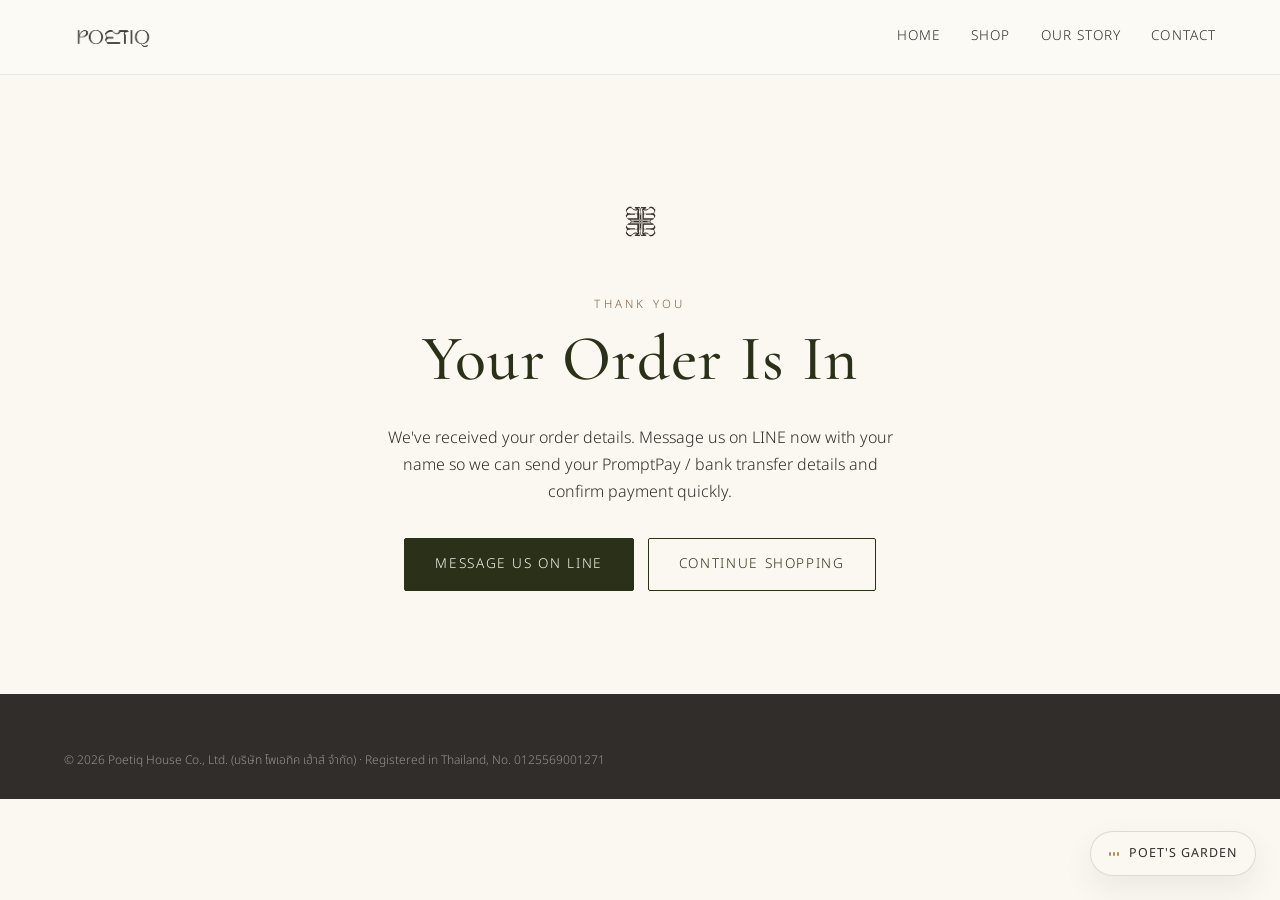
<file: order-received.html>
<!DOCTYPE html>
<html lang="en">
<head>
<meta charset="UTF-8">
<meta name="viewport" content="width=device-width, initial-scale=1.0">
<title>Order Received — Poetiq</title>
<link rel="icon" href="/assets/brand/symbol-dark.png">
<link rel="preconnect" href="https://fonts.googleapis.com">
<link href="https://fonts.googleapis.com/css2?family=Cormorant:ital,wght@0,400;0,500;0,600;1,400&family=Maitree:wght@400;500;600&family=Fraunces:ital,wght@0,400;0,500;0,600;1,400&family=Noto+Serif+Thai:wght@400;500;600&family=Playfair+Display:ital,wght@0,400;0,500;0,600;1,400&family=Noto+Sans+Thai:wght@300;400;500;600&display=swap" rel="stylesheet">
<link rel="stylesheet" href="/css/style.css">
<script src="/js/design.js"></script>
</head>
<body>

<header class="site-header">
  <div class="site-header__inner">
    <a class="site-logo" href="/"><img src="/assets/brand/logo-light.png" alt="Poetiq"></a>
    <nav class="site-nav">
      <ul class="site-nav__links">
        <li><a href="/" data-c="shared.navHome">Home</a></li>
        <li><a href="/shop.html" data-c="shared.navShop">Shop</a></li>
        <li><a href="/about.html" data-c="shared.navStory">Our Story</a></li>
        <li><a href="/contact.html" data-c="shared.navContact">Contact</a></li>
      </ul>
    </nav>
  </div>
</header>

<section class="section" style="min-height:60vh; display:flex; align-items:center;">
  <div class="container center-copy">
    <img src="/assets/brand/symbol-light.png" alt="" style="width:88px; margin:0 auto 24px;">
    <span class="eyebrow" data-c="orderReceived.eyebrow">Thank You</span>
    <h1 data-c="orderReceived.title">Your Order Is In</h1>
    <p style="max-width:520px; margin:0 auto 32px;" data-c="orderReceived.text">We've received your order details. Message us on
      LINE now with your name so we can send your PromptPay / bank transfer details and confirm
      payment quickly.</p>
    <div class="hero__cta" style="justify-content:center;">
      <a href="https://lin.ee/kGxLo5Z" target="_blank" rel="noopener" class="btn" data-c="orderReceived.ctaLine">Message Us on LINE</a>
      <a href="/shop.html" class="btn btn--ghost" data-c="orderReceived.ctaShop">Continue Shopping</a>
    </div>
  </div>
</section>

<footer class="site-footer">
  <div class="container">
    <div class="footer-legal" style="border-top:none; padding-top:0;">
      <span data-c="shared.footerLegalLine1">&copy; <span data-year>2026</span> Poetiq House Co., Ltd. (บริษัท โพเอทิค เฮ้าส์ จำกัด) &middot; Registered in Thailand, No. 0125569001271</span>
    </div>
  </div>
</footer>

<button class="sound-toggle" id="sound-toggle" aria-label="Play Poet's Garden, an original soundscape by Poetiq">
  <span class="sound-toggle__icon"><span></span><span></span><span></span></span>
  <span data-c="shared.soundToggleLabel">Poet's Garden</span>
</button>
<div class="sound-panel" id="sound-panel">
  <span class="sound-panel__label" data-c="shared.soundPanelEyebrow">Original Soundscape</span>
  <h4 class="sound-panel__title" data-c="shared.soundPanelTitle">Poet's Garden</h4>
  <div id="sound-embed-slot"></div>
</div>

<script src="/js/content.js"></script>
<script src="/js/products.js"></script>
<script src="/js/media.js"></script>
<script src="/js/cart.js"></script>
<script src="/js/main.js"></script>
<script src="/js/editor.js"></script>
</body>
</html>
</file>
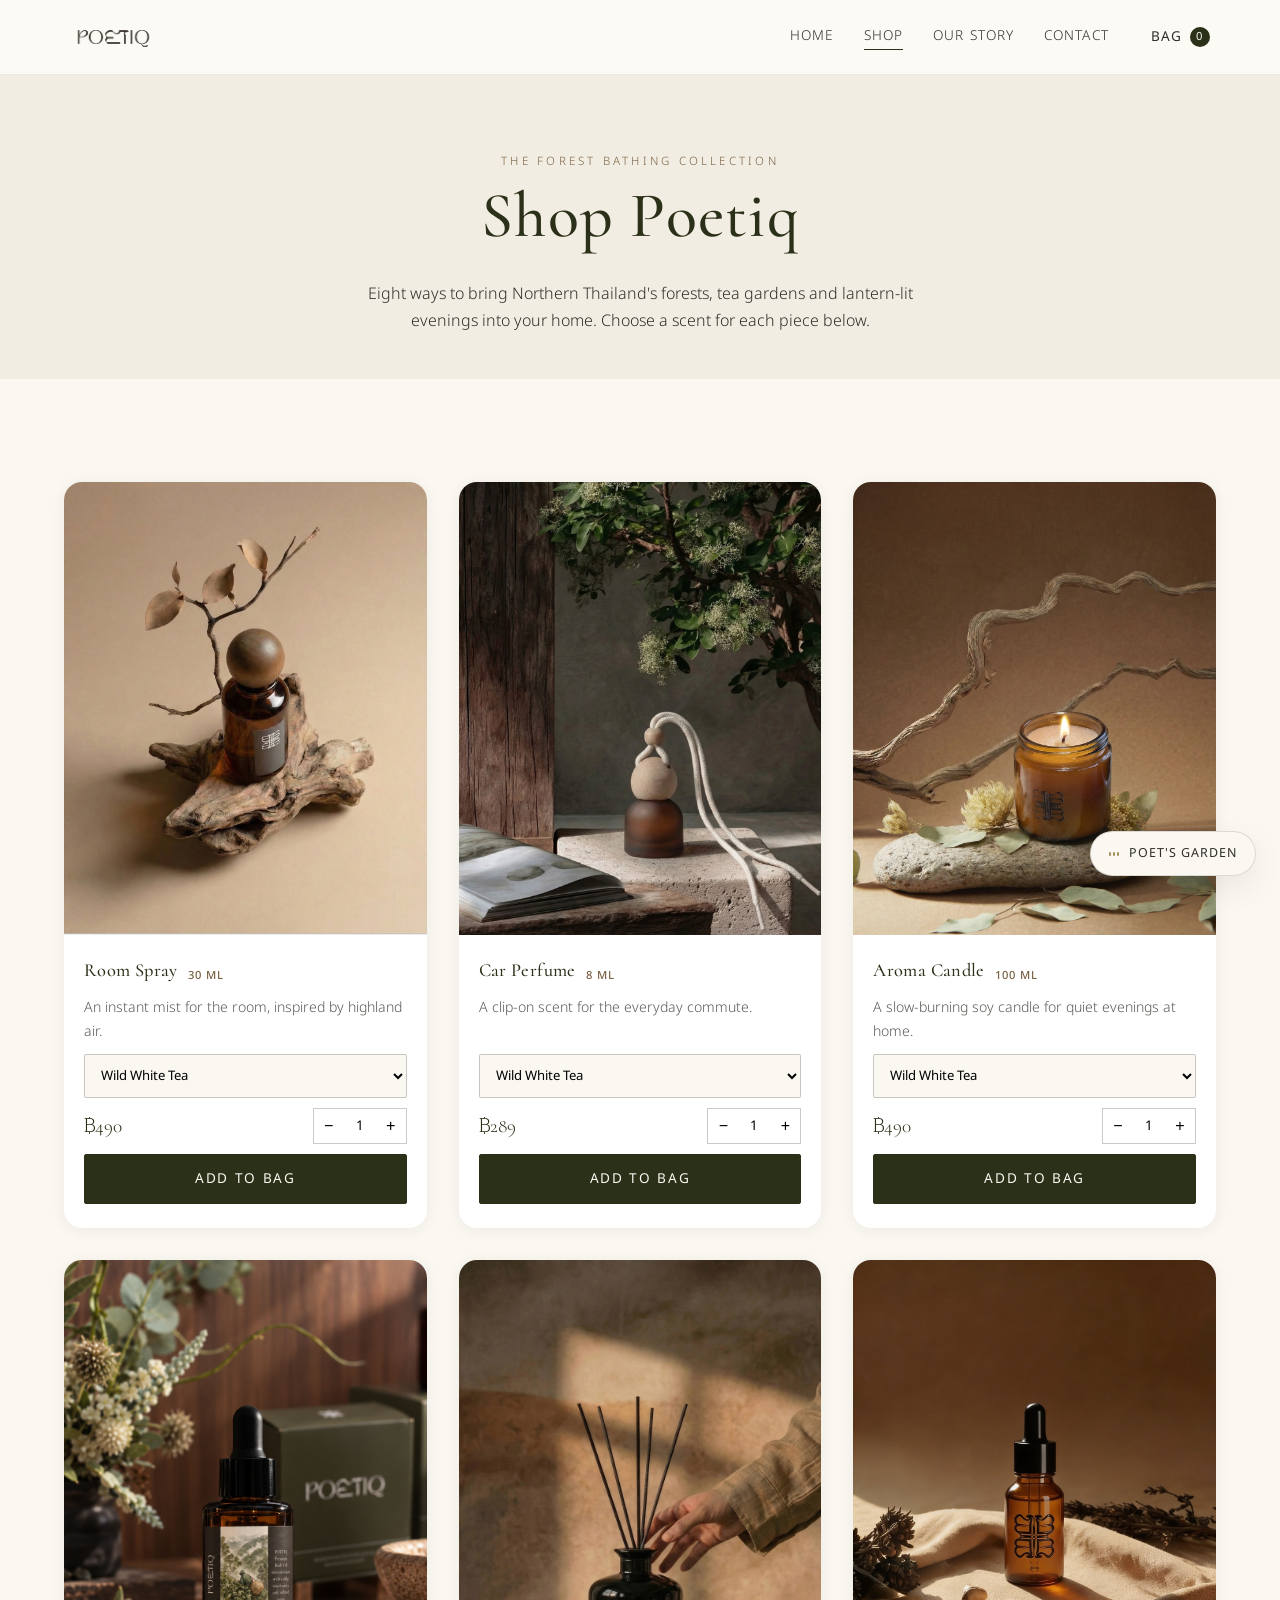
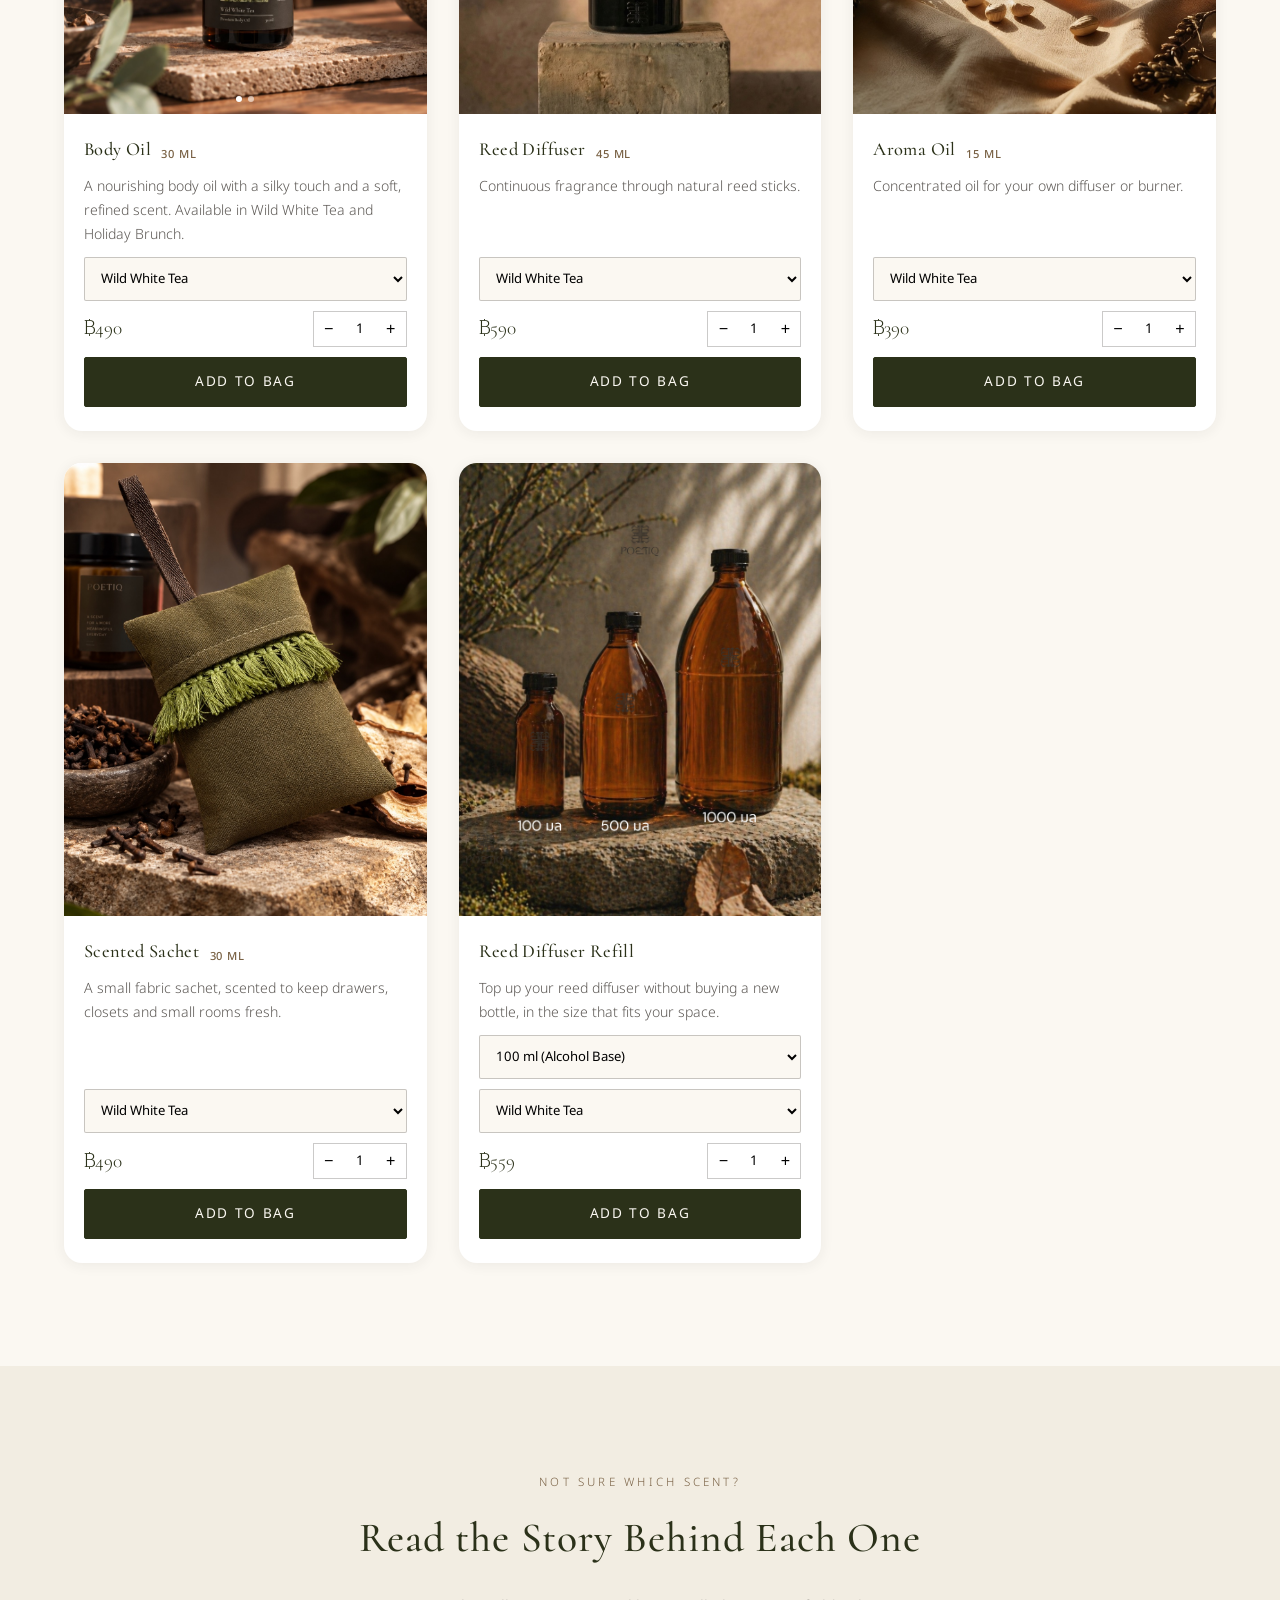
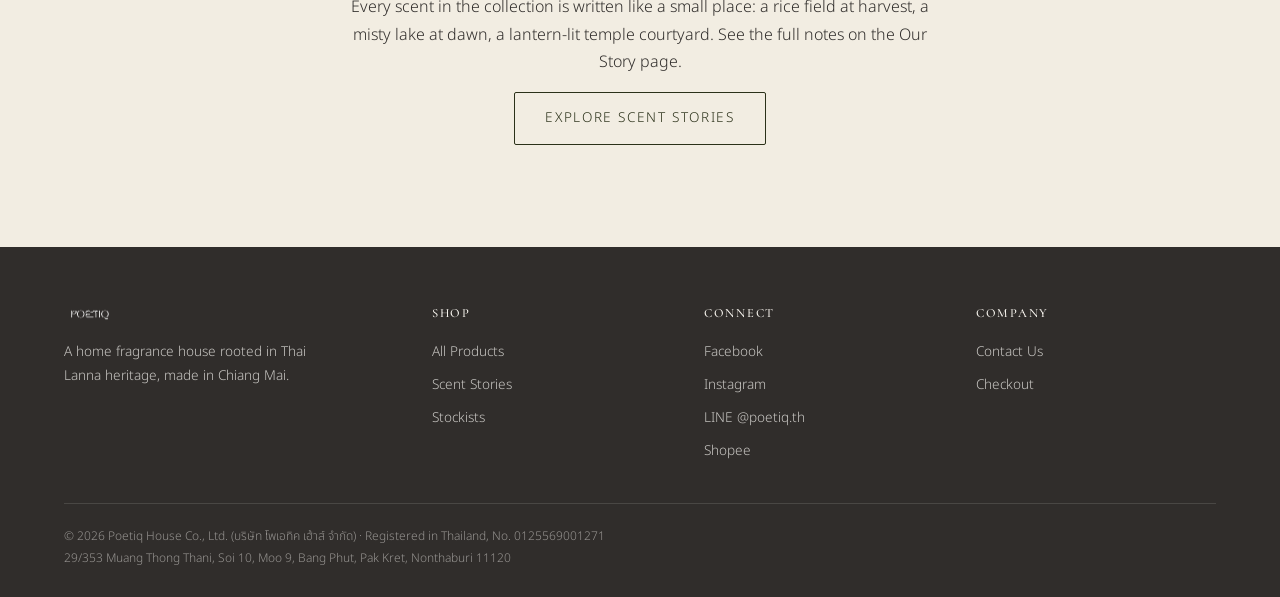
<file: shop.html>
<!DOCTYPE html>
<html lang="en">
<head>
<meta charset="UTF-8">
<meta name="viewport" content="width=device-width, initial-scale=1.0">
<title>Shop the Collection — Poetiq</title>
<meta name="description" content="The Forest Bathing Collection: aroma candles, reed diffusers, room sprays and more from Poetiq.">
<link rel="icon" href="/assets/brand/symbol-dark.png">
<link rel="preconnect" href="https://fonts.googleapis.com">
<link href="https://fonts.googleapis.com/css2?family=Cormorant:ital,wght@0,400;0,500;0,600;1,400&family=Maitree:wght@400;500;600&family=Fraunces:ital,wght@0,400;0,500;0,600;1,400&family=Noto+Serif+Thai:wght@400;500;600&family=Playfair+Display:ital,wght@0,400;0,500;0,600;1,400&family=Noto+Sans+Thai:wght@300;400;500;600&display=swap" rel="stylesheet">
<link rel="stylesheet" href="/css/style.css">
<script src="/js/design.js"></script>
</head>
<body>

<header class="site-header">
  <div class="site-header__inner">
    <a class="site-logo" href="/"><img src="/assets/brand/logo-light.png" alt="Poetiq"></a>
    <nav class="site-nav">
      <button class="nav-toggle" aria-label="Toggle menu"><span></span><span></span><span></span></button>
      <ul class="site-nav__links">
        <li><a href="/" data-c="shared.navHome">Home</a></li>
        <li><a href="/shop.html" class="is-active" data-c="shared.navShop">Shop</a></li>
        <li><a href="/about.html" data-c="shared.navStory">Our Story</a></li>
        <li><a href="/contact.html" data-c="shared.navContact">Contact</a></li>
      </ul>
      <button class="cart-toggle" data-cart-open aria-label="Open bag"><span data-c="shared.navBag">Bag</span> <span class="cart-count">0</span></button>
    </nav>
  </div>
</header>

<section class="page-header">
  <div class="container">
    <span class="eyebrow" data-c="shop.headerEyebrow">The Forest Bathing Collection</span>
    <h1 data-c="shop.headerTitle">Shop Poetiq</h1>
    <p style="max-width:560px; margin:0 auto;" data-c="shop.headerText">Eight ways to bring Northern Thailand's forests, tea
      gardens and lantern-lit evenings into your home. Choose a scent for each piece below.</p>
  </div>
</section>

<section class="section">
  <div class="container">
    <div class="grid grid--3" data-shop-grid>
      <!-- rendered by js/main.js from js/products.js -->
    </div>
  </div>
</section>

<section class="section section--frost100">
  <div class="container center-copy">
    <span class="eyebrow" data-c="shop.helpEyebrow">Not Sure Which Scent?</span>
    <h2 data-c="shop.helpTitle">Read the Story Behind Each One</h2>
    <p data-c="shop.helpText">Every scent in the collection is written like a small place: a rice field at harvest, a misty
      lake at dawn, a lantern-lit temple courtyard. See the full notes on the Our Story page.</p>
    <a href="/about.html" class="btn btn--ghost" data-c="shop.helpCta">Explore Scent Stories</a>
  </div>
</section>

<footer class="site-footer">
  <div class="container">
    <div class="footer-grid">
      <div>
        <img src="/assets/brand/logo-dark.png" alt="Poetiq" style="height:22px; margin-bottom:16px;">
        <p style="max-width:260px;" data-c="shared.footerTagline">A home fragrance house rooted in Thai Lanna heritage, made in Chiang Mai.</p>
      </div>
      <div>
        <h4 data-c="shared.footerShopHeading">Shop</h4>
        <ul>
          <li><a href="/shop.html" data-c="shared.footerShopLink1">All Products</a></li>
          <li><a href="/about.html" data-c="shared.footerShopLink2">Scent Stories</a></li>
          <li><a href="/contact.html" data-c="shared.footerShopLink3">Stockists</a></li>
        </ul>
      </div>
      <div>
        <h4 data-c="shared.footerConnectHeading">Connect</h4>
        <ul>
          <li><a href="https://www.facebook.com/p/Poetiq-61572169323522/" target="_blank" rel="noopener">Facebook</a></li>
          <li><a href="https://instagram.com/poetiq.th" target="_blank" rel="noopener">Instagram</a></li>
          <li><a href="https://lin.ee/kGxLo5Z" target="_blank" rel="noopener">LINE @poetiq.th</a></li>
          <li><a href="https://shopee.co.th/poetiq.th" target="_blank" rel="noopener">Shopee</a></li>
        </ul>
      </div>
      <div>
        <h4 data-c="shared.footerCompanyHeading">Company</h4>
        <ul>
          <li><a href="/contact.html" data-c="shared.footerCompanyLink1">Contact Us</a></li>
          <li><a href="/checkout.html" data-c="shared.footerCompanyLink2">Checkout</a></li>
        </ul>
      </div>
    </div>
    <div class="footer-legal">
      <span data-c="shared.footerLegalLine1">&copy; <span data-year>2026</span> Poetiq House Co., Ltd. (บริษัท โพเอทิค เฮ้าส์ จำกัด) &middot; Registered in Thailand, No. 0125569001271</span><br>
      <span data-c="shared.footerLegalLine2">29/353 Muang Thong Thani, Soi 10, Moo 9, Bang Phut, Pak Kret, Nonthaburi 11120</span>
    </div>
  </div>
</footer>

<div class="cart-overlay"></div>
<aside class="cart-drawer">
  <div class="cart-drawer__header">
    <h3 style="margin:0;" data-c="shared.cartTitle">Your Bag</h3>
    <button class="cart-drawer__close" data-cart-close aria-label="Close bag">&times;</button>
  </div>
  <div class="cart-drawer__items"></div>
  <div class="cart-drawer__footer">
    <div class="cart-subtotal-row"><span>Subtotal</span><strong data-cart-subtotal>&#3647;0</strong></div>
    <p class="field-note" data-c="shared.cartShippingNote">Shipping and payment confirmed at checkout.</p>
    <a href="/checkout.html" class="btn btn--block" data-cart-checkout style="margin-top:10px;" data-c="shared.cartCheckoutBtn">Checkout</a>
  </div>
</aside>

<button class="sound-toggle" id="sound-toggle" aria-label="Play Poet's Garden, an original soundscape by Poetiq">
  <span class="sound-toggle__icon"><span></span><span></span><span></span></span>
  <span data-c="shared.soundToggleLabel">Poet's Garden</span>
</button>
<div class="sound-panel" id="sound-panel">
  <span class="sound-panel__label" data-c="shared.soundPanelEyebrow">Original Soundscape</span>
  <h4 class="sound-panel__title" data-c="shared.soundPanelTitle">Poet's Garden</h4>
  <div id="sound-embed-slot"></div>
</div>

<script src="/js/content.js"></script>
<script src="/js/products.js"></script>
<script src="/js/media.js"></script>
<script src="/js/cart.js"></script>
<script src="/js/main.js"></script>
<script src="/js/editor.js"></script>
</body>
</html>
</file>
<file: css/style.css>
/* ==========================================================================
   POETIQ — design tokens
   ========================================================================== */
:root {
  /* Restrained 2026 CI palette: Forest / Charcoal / Warm Grey primary,
     Muted Ivory / subtle Gold secondary — no saturated color. */
  --frost: #fbf8f2;
  --frost-100: #f2ede2;
  --moss: #3c4424;
  --moss-dark: #2b3119;
  --graphite: #302d2b;
  --gold: #a98f5c;
  --warmgrey: #726b5e;
  --almond: #786043;
  --plum: #4f293c;

  --font-heading: "Cormorant", "Maitree", serif;
  --font-thai-heading: "Maitree", serif;
  --font-body: "Noto Sans Thai", "Noto Sans", sans-serif;

  --max-width: 1200px;
  --radius: 2px;
  --shadow-soft: 0 12px 30px rgba(48, 45, 43, 0.08);
}

* { box-sizing: border-box; }
html { scroll-behavior: smooth; }

body {
  margin: 0;
  background: var(--frost);
  color: var(--graphite);
  font-family: var(--font-body);
  font-weight: 300;
  line-height: 1.7;
  -webkit-font-smoothing: antialiased;
}

img { max-width: 100%; display: block; }
a { color: inherit; text-decoration: none; }

h1, h2, h3, h4 {
  font-family: var(--font-heading);
  font-weight: 500;
  letter-spacing: 0.02em;
  margin: 0 0 0.5em;
  color: var(--moss-dark);
}

h1 { font-size: clamp(2.4rem, 5vw, 4.2rem); line-height: 1.05; }
h2 { font-size: clamp(1.8rem, 3.4vw, 2.6rem); }
h3 { font-size: clamp(1.3rem, 2.2vw, 1.6rem); }

p { margin: 0 0 1em; }

.eyebrow {
  display: inline-block;
  font-family: var(--font-body);
  font-size: 0.72rem;
  letter-spacing: 0.28em;
  text-transform: uppercase;
  color: var(--almond);
  margin-bottom: 0.9em;
}

.thai {
  font-family: var(--font-thai-heading);
}

.container {
  max-width: var(--max-width);
  margin: 0 auto;
  padding: 0 24px;
}

.section {
  padding: clamp(48px, 8vw, 108px) 0;
}

.section--tight { padding: clamp(32px, 5vw, 64px) 0; }

.section--moss {
  background: var(--moss-dark);
  color: var(--frost-100);
}
.section--moss h1, .section--moss h2, .section--moss h3 { color: var(--frost); }
.section--moss .eyebrow { color: var(--gold); }

.section--frost100 { background: var(--frost-100); }

/* ---- buttons ---- */
.btn {
  display: inline-flex;
  align-items: center;
  gap: 10px;
  padding: 14px 30px;
  border: 1px solid var(--moss-dark);
  background: var(--moss-dark);
  color: var(--frost);
  font-family: var(--font-body);
  font-size: 0.85rem;
  letter-spacing: 0.12em;
  text-transform: uppercase;
  cursor: pointer;
  border-radius: var(--radius);
  transition: background 0.2s ease, color 0.2s ease, transform 0.2s ease;
}
.btn:hover { background: var(--moss); transform: translateY(-1px); }

.btn--ghost {
  background: transparent;
  color: var(--moss-dark);
}
.btn--ghost:hover { background: var(--moss-dark); color: var(--frost); }

.btn--on-dark {
  border-color: var(--frost);
  background: transparent;
  color: var(--frost);
}
.btn--on-dark:hover { background: var(--frost); color: var(--moss-dark); }

.btn--gold {
  background: transparent;
  border-color: var(--gold);
  color: var(--gold);
}
.btn--gold:hover { background: var(--gold); color: var(--graphite); }

.btn--block { width: 100%; justify-content: center; }
.btn[disabled] { opacity: 0.45; cursor: not-allowed; }

/* ==========================================================================
   Header
   ========================================================================== */
.site-header {
  position: sticky;
  top: 0;
  z-index: 50;
  background: rgba(251, 250, 245, 0.92);
  backdrop-filter: blur(6px);
  border-bottom: 1px solid rgba(48, 45, 43, 0.08);
}

.site-header__inner {
  display: flex;
  align-items: center;
  justify-content: space-between;
  padding: 16px 24px;
  max-width: var(--max-width);
  margin: 0 auto;
}

.site-logo img { height: 42px; }

.site-nav {
  display: flex;
  align-items: center;
  gap: 36px;
}

.site-nav__links {
  display: flex;
  gap: 30px;
  list-style: none;
  margin: 0;
  padding: 0;
  font-size: 0.85rem;
  letter-spacing: 0.08em;
  text-transform: uppercase;
}

.site-nav__links a { position: relative; padding-bottom: 4px; }
.site-nav__links a::after {
  content: "";
  position: absolute;
  left: 0; right: 100%;
  bottom: 0;
  height: 1px;
  background: var(--moss-dark);
  transition: right 0.25s ease;
}
.site-nav__links a:hover::after,
.site-nav__links a.is-active::after { right: 0; }

.cart-toggle {
  position: relative;
  display: inline-flex;
  align-items: center;
  gap: 8px;
  background: none;
  border: none;
  cursor: pointer;
  font-family: var(--font-body);
  font-size: 0.85rem;
  letter-spacing: 0.08em;
  text-transform: uppercase;
  color: var(--graphite);
}

.cart-count {
  display: inline-flex;
  align-items: center;
  justify-content: center;
  min-width: 20px;
  height: 20px;
  padding: 0 5px;
  border-radius: 999px;
  background: var(--moss-dark);
  color: var(--frost);
  font-size: 0.7rem;
}

.nav-toggle {
  display: none;
  background: none;
  border: none;
  cursor: pointer;
  padding: 6px;
}
.nav-toggle span {
  display: block;
  width: 22px;
  height: 1px;
  background: var(--graphite);
  margin: 5px 0;
}

/* ==========================================================================
   Hero
   ========================================================================== */
.hero {
  position: relative;
  min-height: 82vh;
  display: flex;
  align-items: flex-end;
  /* Plain photo, so a normal cover fit is safe. Darker overlay because the
     photo is light and the headline is white. */
  background-image: linear-gradient(180deg, rgba(43, 49, 25, 0.42), rgba(43, 49, 25, 0.82)),
    url("../assets/brand/hero-cover.jpg");
  background-repeat: no-repeat, no-repeat;
  background-position: 0% 0%, 30% 4%;
  background-size: auto, cover;
  color: var(--frost);
}

.hero__content { padding: 64px 0; max-width: 640px; }
.hero__content .eyebrow { color: var(--gold); }
.hero__content h1 { color: var(--frost); }
.hero__tagline-th { font-size: 1.15rem; margin-bottom: 1.6em; color: var(--frost-100); }
.hero__cta { display: flex; gap: 14px; flex-wrap: wrap; }

/* ==========================================================================
   Symbol / motif
   ========================================================================== */
.symbol {
  width: 58px;
  height: 58px;
  opacity: 0.9;
}
.symbol--light { filter: none; }
.symbol-large { width: 280px; max-width: 100%; margin: 0 auto; opacity: 0.95; }

.motif-divider {
  display: flex;
  align-items: center;
  justify-content: center;
  gap: 16px;
  margin: 0 auto 2em;
}
.motif-divider .symbol { width: 104px; height: 104px; }
.motif-divider::before, .motif-divider::after {
  content: "";
  height: 1px;
  width: 80px;
  background: var(--almond);
  opacity: 0.5;
}

/* ==========================================================================
   Generic layout helpers
   ========================================================================== */
.grid {
  display: grid;
  gap: 32px;
}
.grid--2 { grid-template-columns: repeat(2, 1fr); }
.grid--3 { grid-template-columns: repeat(3, 1fr); }
.grid--4 { grid-template-columns: repeat(4, 1fr); }

.center-copy {
  max-width: 640px;
  margin: 0 auto;
  text-align: center;
}

/* ==========================================================================
   Product cards
   ========================================================================== */
.product-card {
  display: flex;
  flex-direction: column;
  background: #fff;
  border: none;
  border-radius: 18px;
  overflow: hidden;
  box-shadow: 0 2px 14px rgba(48, 45, 43, 0.07);
  transition: box-shadow 0.3s ease, transform 0.3s ease;
}
.product-card:hover {
  box-shadow: 0 24px 48px rgba(48, 45, 43, 0.16);
  transform: translateY(-6px) scale(1.015);
}

.product-card__media {
  aspect-ratio: 4 / 5;
  position: relative;
  display: flex;
  align-items: center;
  justify-content: center;
  padding: 28px;
  color: var(--frost);
  text-align: center;
}
.product-card__media .symbol { width: 46px; height: 46px; margin-bottom: 14px; }
.product-card__media-label {
  font-family: var(--font-heading);
  font-size: 1.5rem;
  letter-spacing: 0.02em;
}
.product-card__size { font-size: 0.75rem; letter-spacing: 0.1em; text-transform: uppercase; opacity: 0.85; margin-top: 6px; }
.product-card__size--inline {
  display: inline-block;
  font-family: var(--font-body);
  font-size: 0.7rem;
  letter-spacing: 0.08em;
  color: var(--almond);
  opacity: 1;
  margin-left: 6px;
  vertical-align: middle;
}

.product-card__media.has-photo { padding: 0; background: #fff; overflow: hidden; }
/* Blurred copy of the photo fills any letterbox space around a contain-fit
   image, so it reads as one scene instead of a photo floating on white. */
.product-card__media-bg {
  position: absolute; inset: -24px; z-index: 0;
  background-size: cover; background-position: center;
  filter: blur(26px) saturate(1.15); transform: scale(1.08);
}
.product-card__media.has-photo img { position: relative; z-index: 1; }
.product-card__media.has-photo img {
  width: 100%;
  height: 100%;
  object-fit: contain;
  transition: transform 0.4s ease;
}

.product-card__media.has-photo.is-lifestyle img { object-fit: cover; }
.product-card:hover .product-card__media.has-photo img { transform: scale(1.05); }

/* Multiple photos in one SKU (e.g. Body Oil, all scents): swipe/scroll
   through them instead of splitting into separate products. */
.product-card__media--gallery { padding: 0; }
.product-card__gallery {
  display: flex; width: 100%; height: 100%; overflow-x: auto;
  scroll-snap-type: x mandatory; -webkit-overflow-scrolling: touch;
  scrollbar-width: none;
}
.product-card__gallery::-webkit-scrollbar { display: none; }
.product-card__media--gallery .product-card__gallery img {
  flex: 0 0 100%; width: 100%; height: 100%; object-fit: cover;
  scroll-snap-align: start; transition: none;
}
.product-card__gallery-dots {
  position: absolute; bottom: 12px; left: 50%; transform: translateX(-50%);
  display: flex; gap: 6px; z-index: 2;
}
.product-card__gallery-dot {
  width: 6px; height: 6px; border-radius: 50%;
  background: rgba(255,255,255,0.55); transition: background 0.2s ease;
}
.product-card__gallery-dot.is-active { background: #fff; }

.product-card__body {
  padding: 20px 20px 24px;
  display: flex;
  flex-direction: column;
  gap: 10px;
  flex: 1;
}
.product-card__name { font-size: 1.15rem; margin: 0; }
.product-card__desc { font-size: 0.88rem; color: #5c5854; margin: 0; flex: 1; }
.product-card__price { font-family: var(--font-heading); font-size: 1.2rem; color: var(--moss-dark); }

.field-row { display: flex; gap: 10px; align-items: center; }
select.scent-select {
  flex: 1;
  padding: 10px 12px;
  border: 1px solid rgba(48, 45, 43, 0.25);
  background: var(--frost);
  font-family: var(--font-body);
  font-size: 0.82rem;
  border-radius: var(--radius);
}

.qty-control {
  display: inline-flex;
  align-items: center;
  border: 1px solid rgba(48, 45, 43, 0.25);
}
.qty-control button {
  background: none;
  border: none;
  width: 30px;
  height: 34px;
  cursor: pointer;
  font-size: 1rem;
}
.qty-control input {
  width: 32px;
  text-align: center;
  border: none;
  font-family: var(--font-body);
}

/* ==========================================================================
   Story / scent cards (About + home teaser)
   ========================================================================== */
.story-card {
  display: grid;
  grid-template-columns: 1fr 1fr;
  gap: 44px;
  align-items: center;
  margin-bottom: 88px;
}
.story-card:nth-child(even) .story-card__media { order: 2; }
.story-card__media img {
  width: 100%;
  aspect-ratio: 4/5;
  object-fit: cover;
}
.story-card__notes {
  margin-top: 18px;
  font-size: 0.78rem;
  letter-spacing: 0.04em;
  color: var(--almond);
  text-transform: uppercase;
  line-height: 2;
}

.scent-gallery {
  display: grid;
  grid-template-columns: repeat(3, 1fr);
  gap: 18px;
}
.scent-gallery img {
  width: 100%;
  aspect-ratio: 4/5;
  object-fit: cover;
  box-shadow: var(--shadow-soft);
  position: relative;
  z-index: 1;
  transition: transform 0.35s ease, box-shadow 0.35s ease, z-index 0.35s ease;
  cursor: pointer;
}
.scent-gallery img:hover {
  transform: scale(1.15);
  box-shadow: 0 28px 56px rgba(48, 45, 43, 0.3);
  z-index: 5;
}

.teaser-grid {
  display: grid;
  grid-template-columns: repeat(3, 1fr);
  gap: 18px;
}
.teaser-grid img { width: 100%; height: 100%; object-fit: cover; aspect-ratio: 4/5; }

/* Wraps editable photos so the edit pencil has somewhere to anchor. No
   z-index of its own, so it stays invisible to stacking — the scent-gallery
   hover effect (an image growing over its neighbours) still works through it. */
.media-frame { position: relative; }

/* ==========================================================================
   Cart drawer
   ========================================================================== */
.cart-overlay {
  position: fixed;
  inset: 0;
  background: rgba(43, 49, 25, 0.4);
  opacity: 0;
  pointer-events: none;
  transition: opacity 0.25s ease;
  z-index: 90;
}
.cart-overlay.is-open { opacity: 1; pointer-events: auto; }

.cart-drawer {
  position: fixed;
  top: 0; right: 0; bottom: 0;
  width: min(420px, 100%);
  background: var(--frost);
  transform: translateX(100%);
  transition: transform 0.3s ease;
  z-index: 91;
  display: flex;
  flex-direction: column;
}
.cart-drawer.is-open { transform: translateX(0); }

.cart-drawer__header {
  display: flex;
  align-items: center;
  justify-content: space-between;
  padding: 22px 24px;
  border-bottom: 1px solid rgba(48,45,43,0.1);
}
.cart-drawer__close { background: none; border: none; font-size: 1.4rem; cursor: pointer; }
.cart-drawer__items { flex: 1; overflow-y: auto; padding: 16px 24px; }
.cart-drawer__footer { padding: 20px 24px 28px; border-top: 1px solid rgba(48,45,43,0.1); }

.cart-line {
  display: grid;
  grid-template-columns: 56px 1fr auto;
  gap: 14px;
  padding: 14px 0;
  border-bottom: 1px solid rgba(48,45,43,0.06);
  align-items: center;
}
.cart-line__swatch {
  width: 56px; height: 56px;
  display: flex; align-items: center; justify-content: center;
}
.cart-line__swatch .symbol { width: 30px; height: 30px; }
.cart-line__name { font-size: 0.92rem; margin: 0 0 4px; }
.cart-line__meta { font-size: 0.76rem; color: #7a766f; margin: 0 0 8px; }
.cart-line__remove { font-size: 0.75rem; text-decoration: underline; background: none; border: none; cursor: pointer; color: var(--plum); }
.cart-line__price { font-family: var(--font-heading); font-size: 1rem; text-align: right; white-space: nowrap; }

.cart-subtotal-row { display: flex; justify-content: space-between; font-size: 0.95rem; margin-bottom: 6px; }
.cart-subtotal-row strong { font-family: var(--font-heading); font-size: 1.2rem; }
.cart-empty { color: #7a766f; font-size: 0.9rem; padding: 40px 0; text-align: center; }

/* ==========================================================================
   Forms
   ========================================================================== */
.field {
  margin-bottom: 18px;
}
.field label {
  display: block;
  font-size: 0.75rem;
  letter-spacing: 0.08em;
  text-transform: uppercase;
  color: var(--almond);
  margin-bottom: 6px;
}
.field input, .field textarea, .field select {
  width: 100%;
  padding: 13px 14px;
  border: 1px solid rgba(48, 45, 43, 0.25);
  background: #fff;
  font-family: var(--font-body);
  font-size: 0.95rem;
  border-radius: var(--radius);
}
.field textarea { resize: vertical; min-height: 90px; }
.field-note { font-size: 0.78rem; color: #7a766f; margin-top: 6px; }

.honeypot { position: absolute; left: -9999px; }

/* ==========================================================================
   Payment info box
   ========================================================================== */
.payment-box {
  background: var(--frost-100);
  border: 1px dashed var(--almond);
  padding: 22px 24px;
  border-radius: var(--radius);
  font-size: 0.92rem;
}
.payment-box strong { color: var(--moss-dark); }
.payment-box .todo {
  display: inline-block;
  margin-top: 10px;
  padding: 3px 10px;
  background: var(--gold);
  color: var(--graphite);
  font-size: 0.7rem;
  letter-spacing: 0.08em;
  text-transform: uppercase;
}

/* ==========================================================================
   Stockists / socials strip
   ========================================================================== */
.social-strip {
  display: flex;
  flex-wrap: wrap;
  gap: 14px;
  justify-content: center;
}
.social-pill {
  border: 1px solid rgba(251,250,245,0.3);
  padding: 10px 20px;
  font-size: 0.8rem;
  letter-spacing: 0.08em;
  text-transform: uppercase;
  border-radius: 999px;
}
.section--moss .social-pill:hover { background: var(--gold); color: var(--graphite); border-color: var(--gold); }

.stockist-list {
  columns: 2;
  gap: 40px;
  list-style: none;
  padding: 0;
  margin: 0;
}
.stockist-list li {
  padding: 10px 0;
  border-bottom: 1px solid rgba(48,45,43,0.08);
  break-inside: avoid;
}

/* ==========================================================================
   Footer
   ========================================================================== */
.site-footer {
  background: var(--graphite);
  color: rgba(251,250,245,0.75);
  padding: 56px 0 28px;
  font-size: 0.85rem;
}
.site-footer a:hover { color: var(--gold); }
.footer-grid {
  display: grid;
  grid-template-columns: 1.4fr 1fr 1fr 1fr;
  gap: 32px;
  margin-bottom: 40px;
}
.footer-grid h4 {
  color: var(--frost);
  font-size: 0.78rem;
  letter-spacing: 0.14em;
  text-transform: uppercase;
  margin-bottom: 16px;
}
.footer-grid ul { list-style: none; margin: 0; padding: 0; display: flex; flex-direction: column; gap: 10px; }
.footer-legal {
  border-top: 1px solid rgba(251,250,245,0.12);
  padding-top: 22px;
  font-size: 0.75rem;
  color: rgba(251,250,245,0.5);
  line-height: 1.8;
}

/* ==========================================================================
   Page header (shop / about / contact)
   ========================================================================== */
.page-header {
  padding: 72px 0 44px;
  text-align: center;
  background: var(--frost-100);
}

/* ==========================================================================
   Sound toggle (Poet's Garden player)
   ========================================================================== */
.sound-toggle {
  position: fixed;
  right: 24px;
  bottom: 24px;
  z-index: 80;
  display: inline-flex;
  align-items: center;
  gap: 10px;
  padding: 12px 18px;
  border: 1px solid rgba(48, 45, 43, 0.15);
  background: var(--frost);
  color: var(--graphite);
  font-family: var(--font-body);
  font-size: 0.78rem;
  letter-spacing: 0.08em;
  text-transform: uppercase;
  border-radius: 999px;
  box-shadow: var(--shadow-soft);
  cursor: pointer;
}
.sound-toggle__icon {
  display: inline-flex;
  align-items: center;
  gap: 2px;
  height: 14px;
}
.sound-toggle__icon span {
  display: block;
  width: 2px;
  background: var(--gold);
  border-radius: 1px;
  animation: sound-bars 1.1s ease-in-out infinite;
}
.sound-toggle:not(.is-playing) .sound-toggle__icon span { animation-play-state: paused; height: 4px !important; }
.sound-toggle__icon span:nth-child(1) { animation-delay: 0s; }
.sound-toggle__icon span:nth-child(2) { animation-delay: 0.2s; }
.sound-toggle__icon span:nth-child(3) { animation-delay: 0.4s; }
@keyframes sound-bars {
  0%, 100% { height: 4px; }
  50% { height: 14px; }
}

.sound-panel {
  position: fixed;
  right: 24px;
  bottom: 78px;
  z-index: 80;
  width: min(340px, calc(100vw - 48px));
  background: var(--frost);
  border: 1px solid rgba(48, 45, 43, 0.12);
  border-radius: 8px;
  box-shadow: var(--shadow-soft);
  padding: 18px;
  opacity: 0;
  transform: translateY(8px);
  pointer-events: none;
  transition: opacity 0.2s ease, transform 0.2s ease;
}
.sound-panel.is-open {
  opacity: 1;
  transform: translateY(0);
  pointer-events: auto;
}
.sound-panel__label {
  font-size: 0.7rem;
  letter-spacing: 0.14em;
  text-transform: uppercase;
  color: var(--gold);
  margin-bottom: 4px;
  display: block;
}
.sound-panel__title {
  font-family: var(--font-heading);
  font-size: 1.15rem;
  color: var(--moss-dark);
  margin-bottom: 12px;
}
.sound-panel iframe { border-radius: 6px; display: block; }

/* ==========================================================================
   Responsive
   ========================================================================== */
@media (max-width: 860px) {
  .grid--4 { grid-template-columns: repeat(2, 1fr); }
  .grid--3 { grid-template-columns: repeat(2, 1fr); }
  .grid--2 { grid-template-columns: 1fr; }
  .footer-grid { grid-template-columns: 1fr 1fr; }
  .story-card { grid-template-columns: 1fr; gap: 20px; margin-bottom: 56px; }
  .story-card:nth-child(even) .story-card__media { order: 0; }
  .stockist-list { columns: 1; }
}

@media (max-width: 640px) {
  .site-nav__links { position: fixed; top: 63px; left: 0; right: 0; background: var(--frost);
    flex-direction: column; padding: 20px 24px; gap: 18px; border-bottom: 1px solid rgba(48,45,43,0.08);
    transform: translateY(-130%); transition: transform 0.25s ease; }
  .site-nav__links.is-open { transform: translateY(0); }
  .nav-toggle { display: block; }
  /* One card per row on phones: two columns is ~150px each, too narrow for
     the price + View button row, which then gets cut off. */
  .grid--4, .grid--3 { grid-template-columns: 1fr; }
  .scent-gallery { grid-template-columns: 1fr 1fr; }
  .teaser-grid { grid-template-columns: 1fr; max-width: 420px; margin-left: auto; margin-right: auto; }
  .footer-grid { grid-template-columns: 1fr; gap: 28px; }
  .hero { min-height: 92vh; }
  /* .hero__content overrides the container's side padding, so on a phone the
     text touched the screen edge. */
  .hero__content { padding: 64px 24px; }
  /* Icon-only music button so it stops covering page content. */
  .sound-toggle { padding: 12px 14px; right: 14px; bottom: 14px; }
  .sound-toggle > span:last-child { display: none; }
  /* Owner-only edit toggle (bottom-left) can otherwise crowd the sound
     toggle (bottom-right) on narrow phones — stack it higher instead. */
  .poetiq-edit-fab-wrap { bottom: 84px; }
}

/* ==========================================================================
   On-page editor (logged-in owners only — pencils, floating controls, modal)
   ========================================================================== */
.poetiq-editable { outline: 1px dashed transparent; transition: outline-color 0.15s ease; }
body.poetiq-edit-mode .poetiq-editable { outline-color: rgba(169, 143, 92, 0.5); outline-offset: 4px; }

.poetiq-pencil {
  display: inline-flex; align-items: center; justify-content: center;
  width: 26px; height: 26px; margin-left: 8px; vertical-align: middle;
  background: var(--gold); color: var(--frost); border: none; border-radius: 50%;
  font-size: 13px; line-height: 1; cursor: pointer; box-shadow: 0 2px 8px rgba(48,45,43,0.25);
  transition: transform 0.15s ease; flex: none;
}
.poetiq-pencil:hover { transform: scale(1.12); }

.poetiq-edit-fab-wrap {
  position: fixed; left: 18px; bottom: 18px; z-index: 900;
  display: flex; flex-direction: column; align-items: flex-start; gap: 8px;
}
.poetiq-edit-fab, .poetiq-design-fab, .poetiq-logout-fab {
  font-family: var(--font-body); font-size: 0.85rem; font-weight: 500;
  border: none; border-radius: 999px; cursor: pointer;
  box-shadow: 0 8px 24px rgba(48,45,43,0.22);
}
.poetiq-edit-fab {
  background: var(--moss); color: var(--frost); padding: 12px 20px;
}
.poetiq-edit-fab:hover { background: var(--moss-dark); }
.poetiq-design-fab {
  background: var(--frost); color: var(--graphite); width: 40px; height: 40px;
  display: flex; align-items: center; justify-content: center; padding: 0; font-size: 1.05rem;
}
.poetiq-logout-fab {
  background: transparent; color: var(--warmgrey); box-shadow: none; padding: 4px 8px;
  text-decoration: underline; font-size: 0.75rem;
}

.poetiq-editor-overlay {
  position: fixed; inset: 0; background: rgba(48,45,43,0.55); z-index: 1000;
  display: flex; align-items: center; justify-content: center; padding: 24px;
}
.poetiq-editor-modal {
  background: var(--frost); border-radius: 12px; padding: 28px; width: 100%; max-width: 480px;
  box-shadow: 0 24px 64px rgba(0,0,0,0.3);
}
.poetiq-editor-modal h4 { margin: 0 0 14px; font-family: var(--font-heading); font-size: 1.3rem; color: var(--moss-dark); }
.poetiq-editor-hint { font-size: 0.8rem; color: var(--warmgrey); margin: -8px 0 14px; }
.poetiq-editor-input {
  width: 100%; font-family: var(--font-body); font-size: 0.95rem; color: var(--graphite);
  border: 1px solid rgba(48,45,43,0.2); border-radius: 8px; padding: 12px; min-height: 44px;
  resize: vertical; background: #fff;
}
textarea.poetiq-editor-input { min-height: 120px; }
.poetiq-editor-radios { display: flex; flex-direction: column; gap: 10px; margin-bottom: 20px; font-size: 0.9rem; }
.poetiq-editor-radios label { display: flex; align-items: center; gap: 10px; cursor: pointer; }
.poetiq-editor-actions { display: flex; justify-content: flex-end; gap: 10px; margin-top: 18px; }
.poetiq-editor-actions .btn { padding: 10px 20px; }

.poetiq-toast {
  position: fixed; bottom: 18px; left: 50%; transform: translate(-50%, 20px);
  background: var(--moss-dark); color: var(--frost); padding: 12px 22px; border-radius: 999px;
  font-size: 0.85rem; box-shadow: 0 12px 30px rgba(0,0,0,0.25); z-index: 1100;
  opacity: 0; transition: opacity 0.25s ease, transform 0.25s ease; pointer-events: none;
}
.poetiq-toast.is-shown { opacity: 1; transform: translate(-50%, 0); }
.poetiq-toast.is-error { background: var(--plum); }

.product-card__media.poetiq-editable, .product-card__body h3.poetiq-editable,
.product-card__body p.poetiq-editable, .product-card__body span.poetiq-editable {
  outline-offset: 2px;
}
.product-card__media .poetiq-pencil {
  position: absolute; top: 10px; right: 10px; margin-left: 0; z-index: 2;
}
.media-frame .poetiq-pencil {
  position: absolute; top: 8px; right: 8px; margin-left: 0; z-index: 6;
}

.poetiq-media-modal { max-width: 380px; }
.poetiq-media-preview-wrap {
  width: 100%; max-height: 320px; overflow: hidden; border-radius: 10px;
  background: var(--frost-100); margin-bottom: 14px;
}
.poetiq-media-preview { width: 100%; height: 100%; object-fit: cover; transition: transform 0.15s ease, object-position 0.15s ease; }
.poetiq-media-anchors {
  display: grid; grid-template-columns: repeat(3, 1fr); gap: 6px; width: 96px; margin: 0 auto 16px;
}
.poetiq-media-anchor {
  width: 28px; height: 28px; border-radius: 6px; border: 1px solid rgba(48,45,43,0.25);
  background: #fff; cursor: pointer; padding: 0;
}
.poetiq-media-anchor.is-selected { background: var(--gold); border-color: var(--gold); }
.poetiq-media-zoom-row { margin-bottom: 16px; font-size: 0.8rem; color: var(--warmgrey); }
.poetiq-media-zoom-row input { width: 100%; margin-top: 6px; }
.poetiq-media-upload-row { margin-bottom: 8px; }
.poetiq-media-upload-row .btn { width: 100%; }

.poetiq-login-link {
  display: inline-block; margin-top: 10px; font-size: 0.7rem; color: rgba(251,250,245,0.4);
  text-decoration: underline;
}
.poetiq-login-link:hover { color: rgba(251,250,245,0.7); }
</file>
